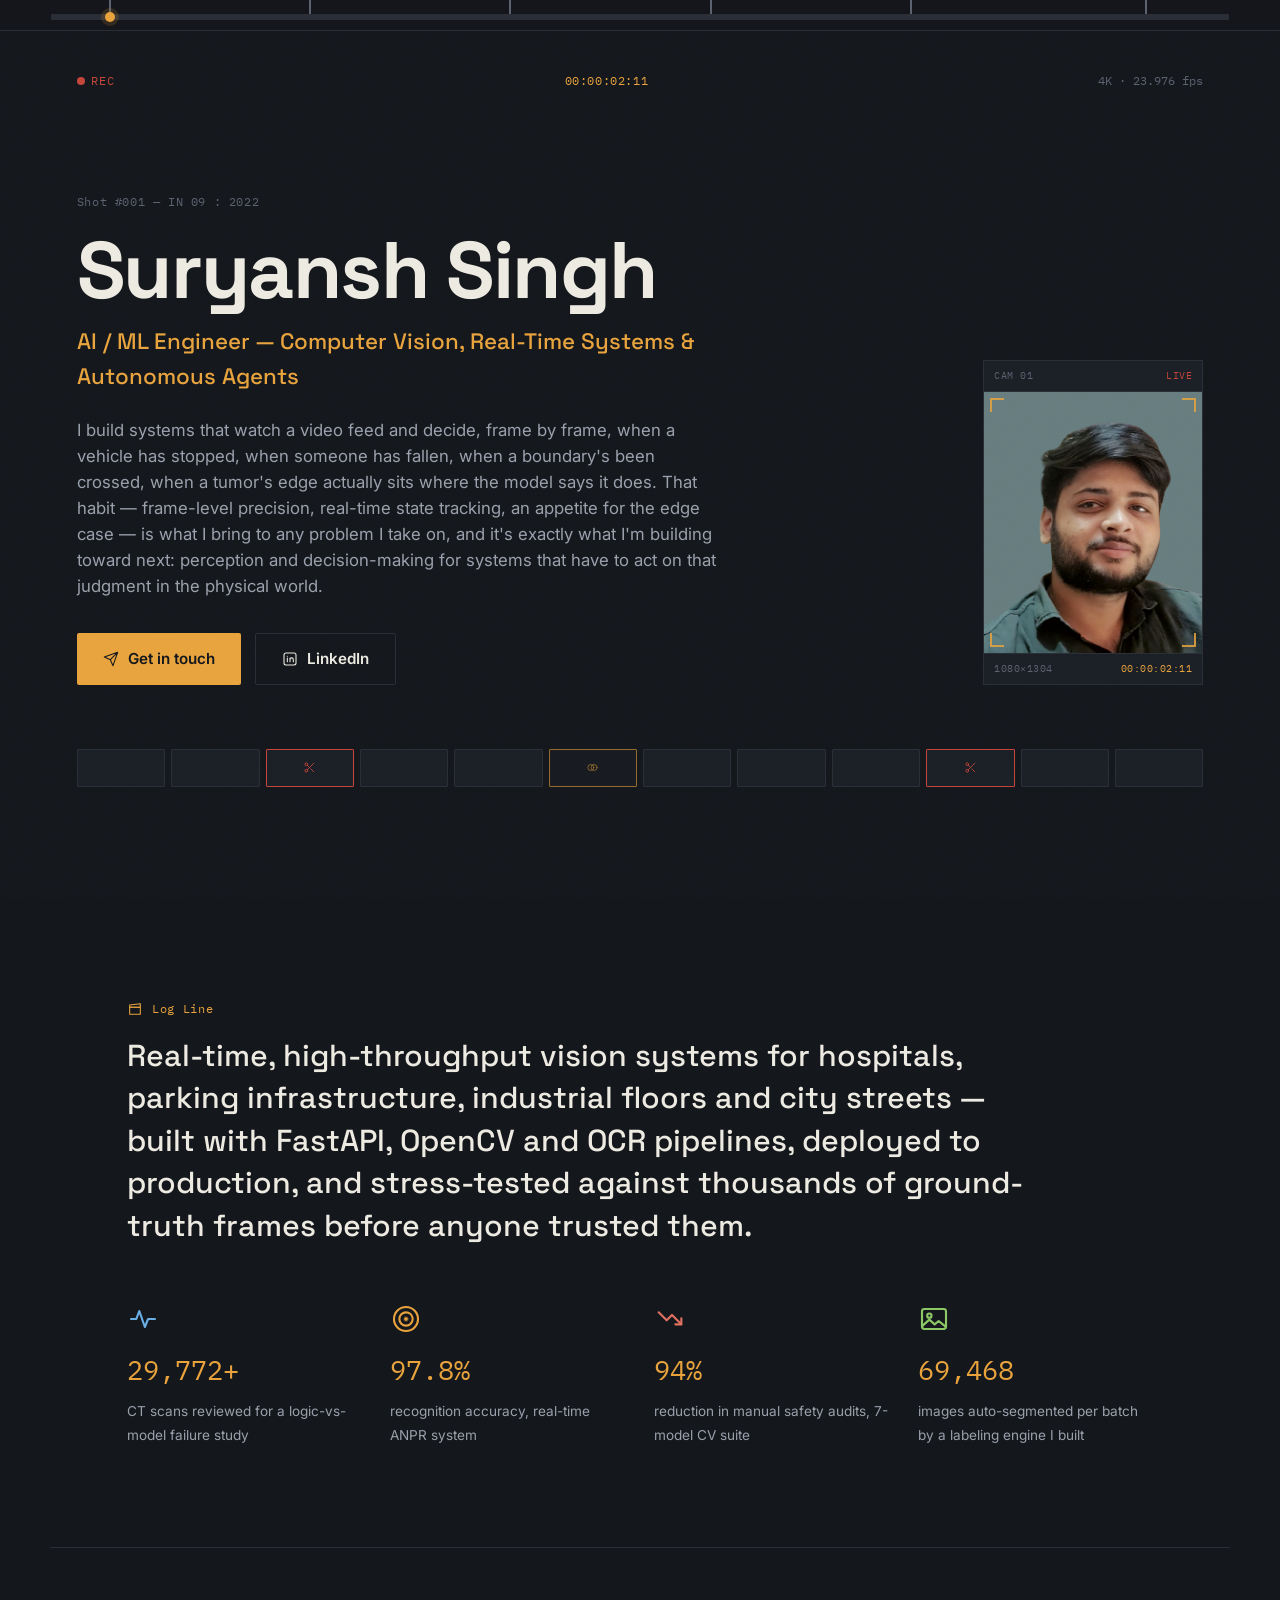
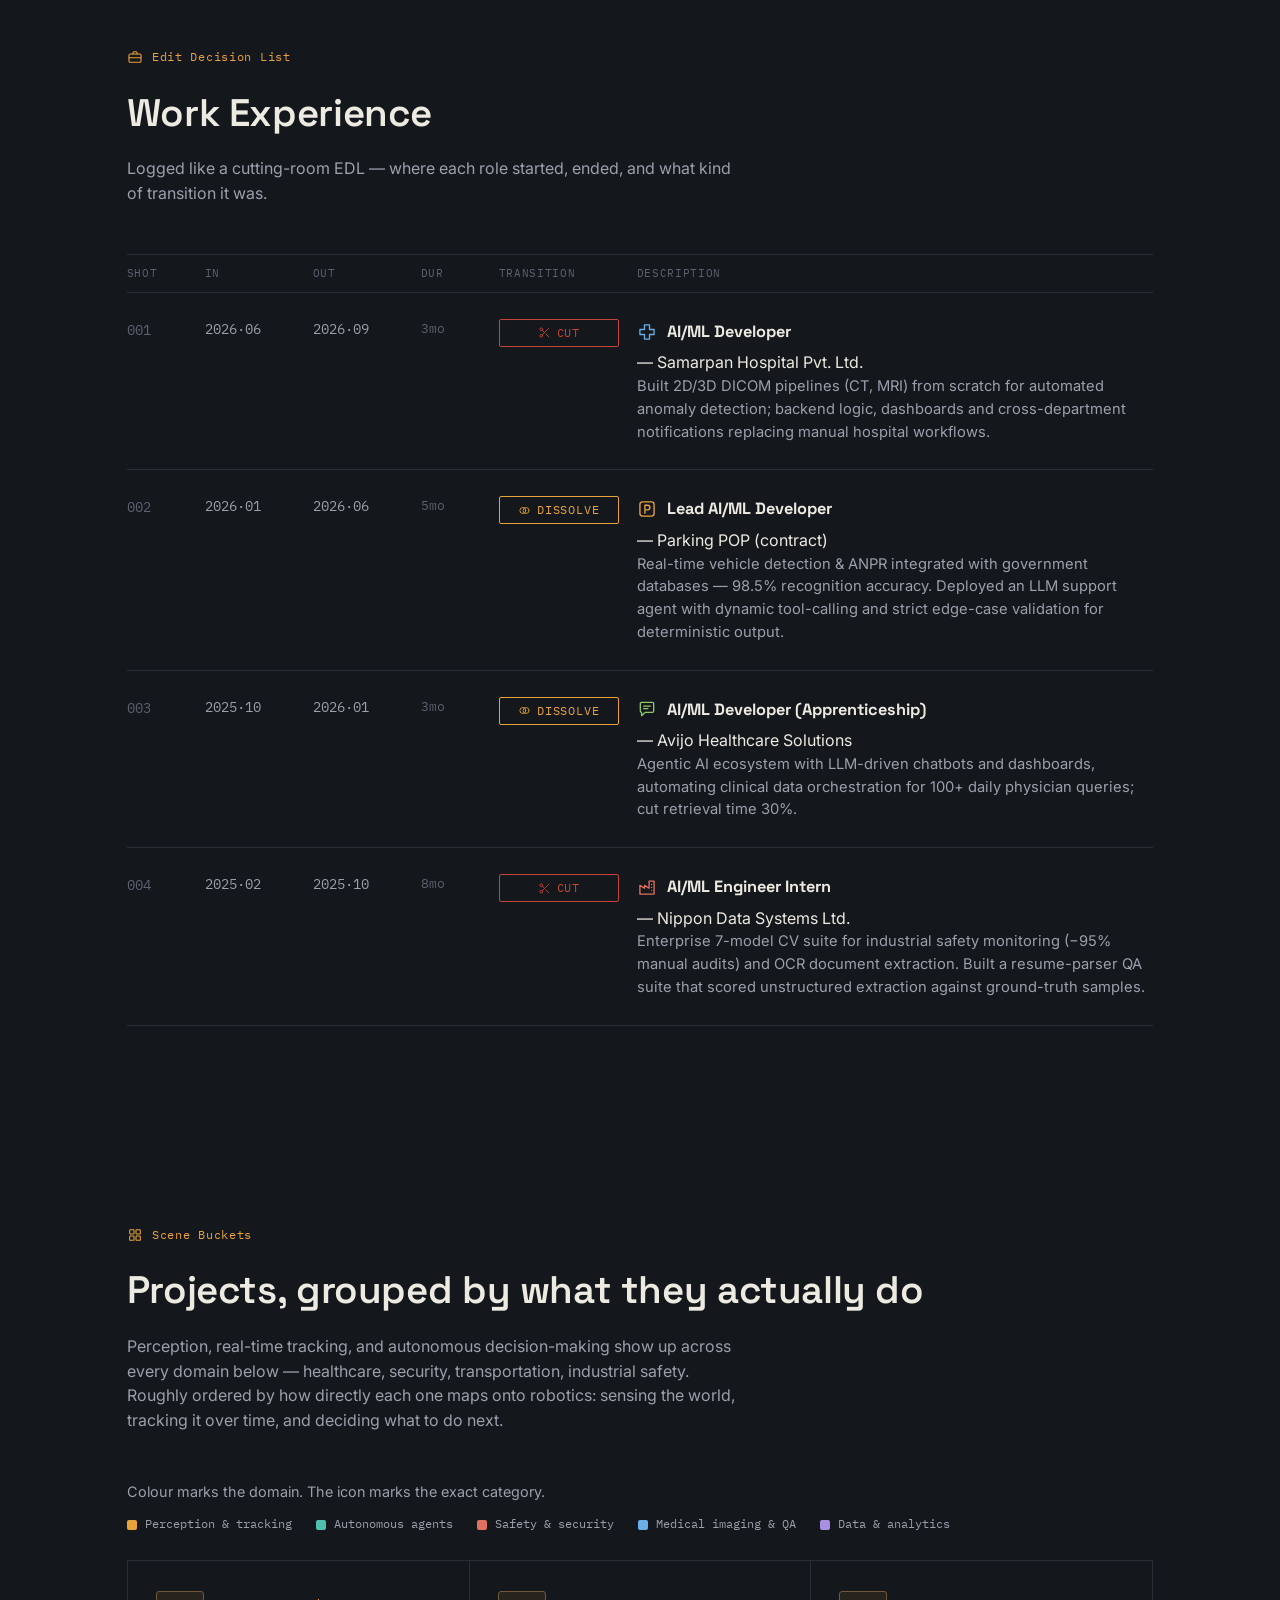
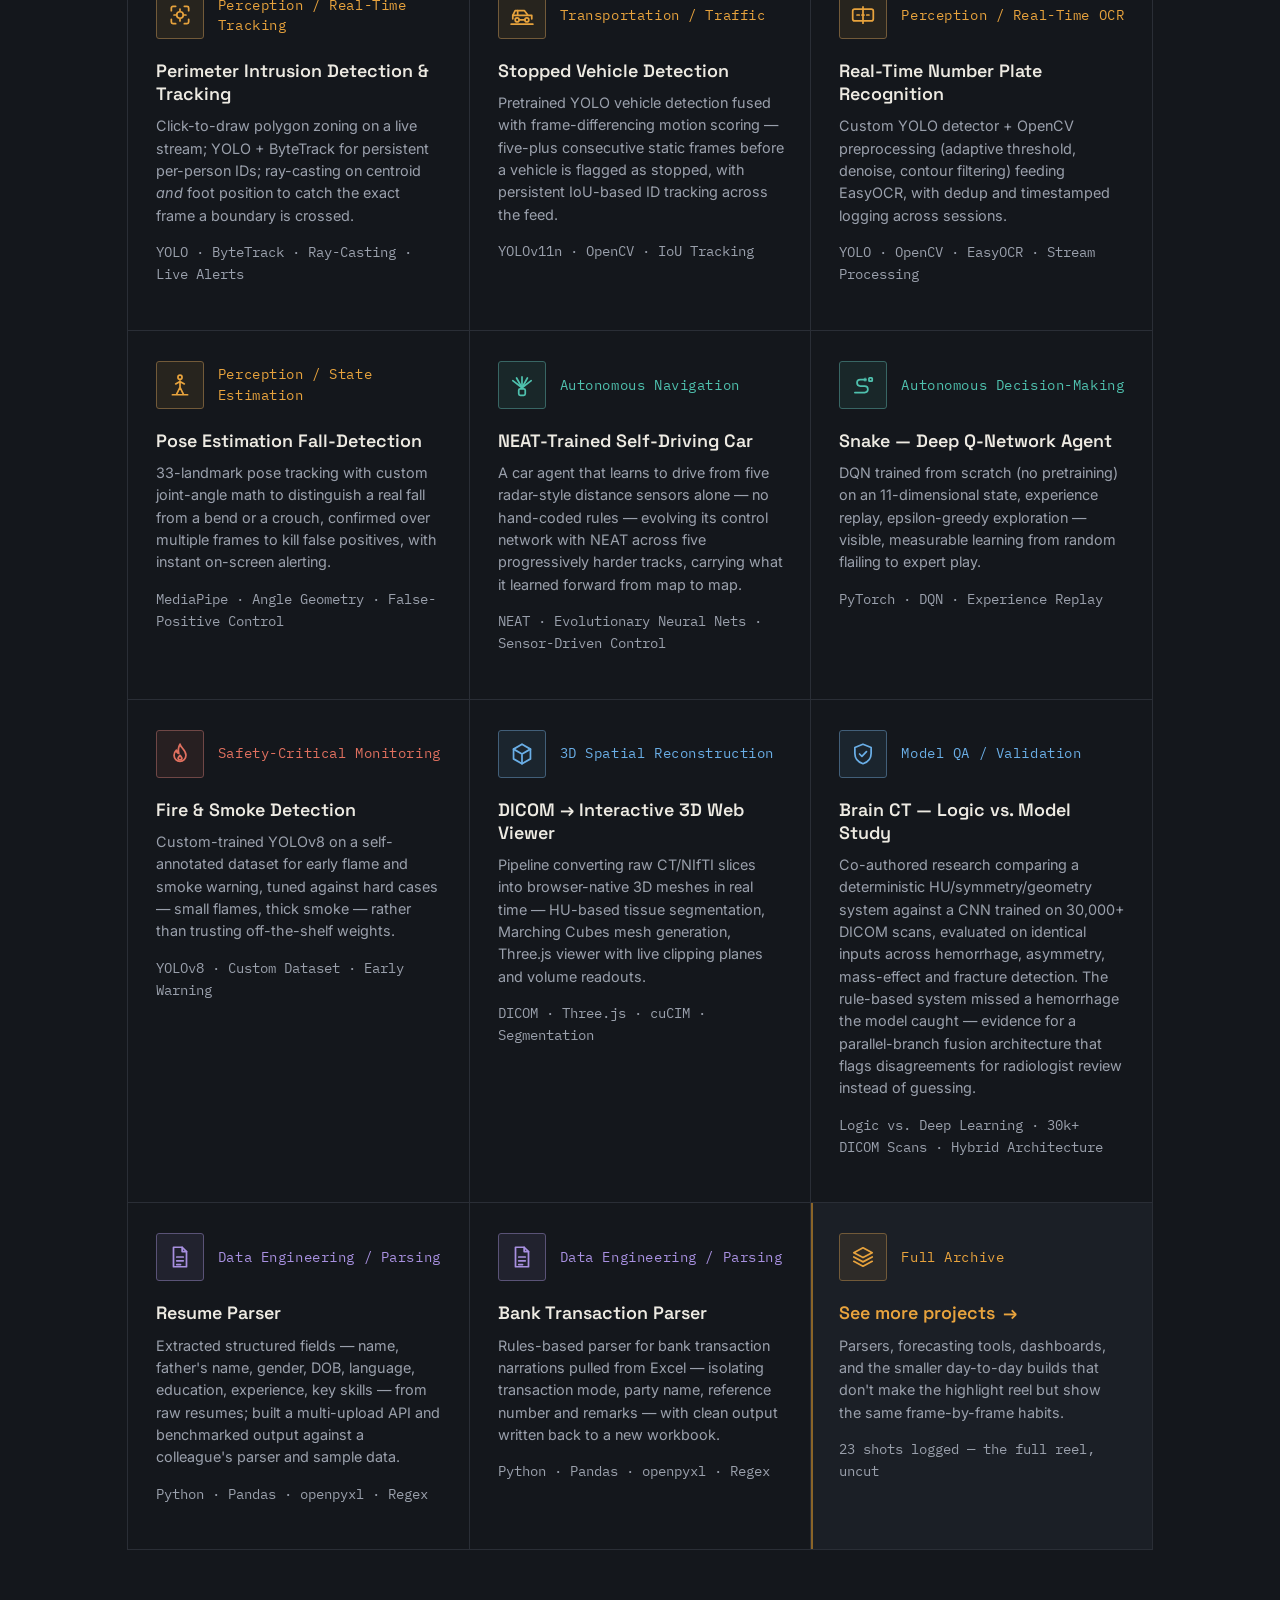
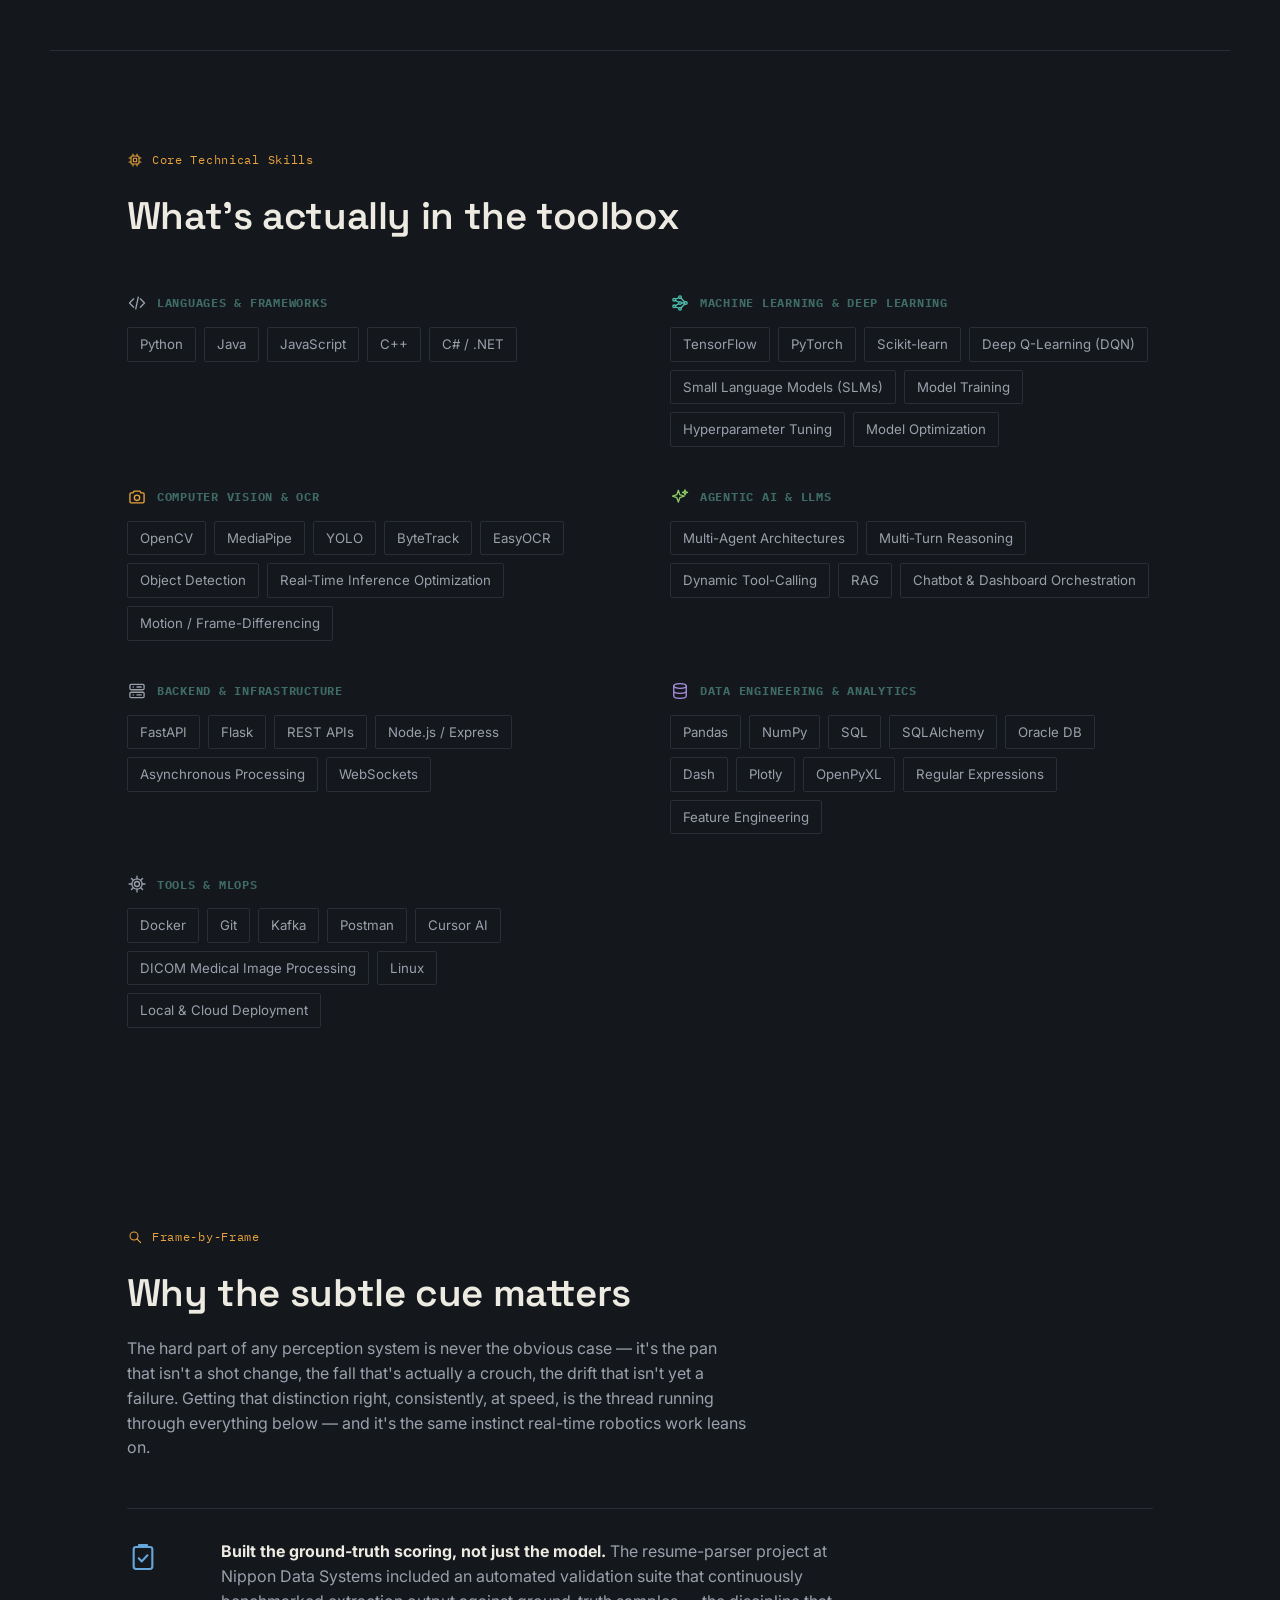
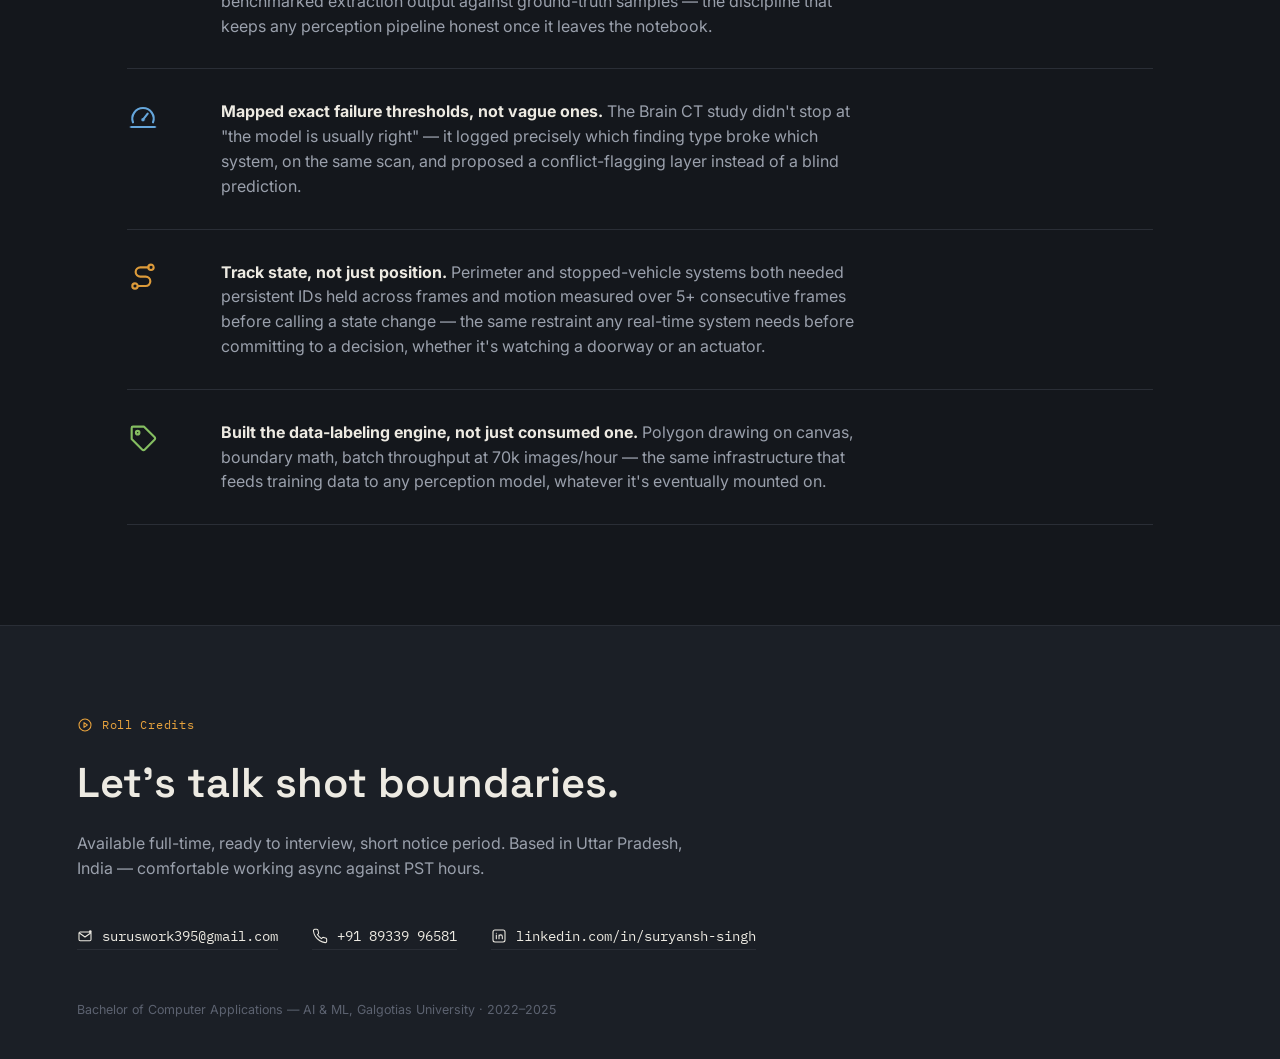
<file: index.html>
<!DOCTYPE html>
<html lang="en">
<head>
<meta charset="UTF-8">
<meta name="viewport" content="width=device-width, initial-scale=1.0">
<title>Suryansh Singh — Frame-Level AI/CV Engineer</title>
<link rel="preconnect" href="https://fonts.googleapis.com">
<link rel="preconnect" href="https://fonts.gstatic.com" crossorigin>
<link href="https://fonts.googleapis.com/css2?family=Space+Grotesk:wght@400;500;600;700&family=Inter:wght@400;500;600&family=IBM+Plex+Mono:wght@400;500;600&display=swap" rel="stylesheet">
<script>document.documentElement.classList.add("js")</script>
<link rel="stylesheet" href="style.css">
</head>
<body>

<div class="grain"></div>

<!-- SCRUBBER NAV -->
<nav class="scrubber" aria-label="Section navigation">
  <div class="scrubber-track">
    <button class="mark" data-target="#log" style="left:5%"><span>SUMMARY</span></button>
    <button class="mark" data-target="#edl" style="left:22%"><span>EDL — EXPERIENCE</span></button>
    <button class="mark" data-target="#buckets" style="left:39%"><span>SCENE BUCKETS</span></button>
    <button class="mark" data-target="#skills" style="left:56%"><span>CORE SKILLS</span></button>
    <button class="mark" data-target="#detail" style="left:73%"><span>FRAME-BY-FRAME</span></button>
    <button class="mark" data-target="#contact" style="left:93%"><span>CONTACT</span></button>
    <div class="playhead" id="playhead"></div>
  </div>
</nav>

<!-- HERO -->
<header class="hero">
  <div class="hero-hud">
    <span class="rec"><i></i> REC</span>
    <span class="tc" id="tc">00:00:00:00</span>
    <span class="res">4K · 23.976 fps</span>
  </div>

  <div class="hero-body">
    <div class="hero-main">
      <p class="hero-eyebrow">Shot #001 — IN 09 : 2022</p>
      <h1>Suryansh Singh</h1>
      <p class="hero-role">AI / ML Engineer — Computer Vision, Real-Time Systems &amp; Autonomous Agents</p>
      <p class="hero-lede">I build systems that watch a video feed and decide, frame by frame,
        when a vehicle has stopped, when someone has fallen, when a boundary's been crossed,
        when a tumor's edge actually sits where the model says it does. That habit — frame-level
        precision, real-time state tracking, an appetite for the edge case — is what I bring to
        any problem I take on, and it's exactly what I'm building toward next: perception and
        decision-making for systems that have to act on that judgment in the physical world.</p>
      <div class="hero-actions">
        <a href="#contact" class="btn btn-primary"><span class="ic ic-sm" aria-hidden="true"><svg viewBox="0 0 24 24" focusable="false"><path class="k-diag" d="M22 2L11 13M22 2l-7 20-4-9-9-4z"/></svg></span>Get in touch</a>
        <a href="https://linkedin.com/in/suryansh-singh-5857a0263" class="btn btn-ghost" target="_blank" rel="noopener"><span class="ic ic-sm" aria-hidden="true"><svg viewBox="0 0 24 24" focusable="false"><g class="k-bob"><rect x="3" y="3" width="18" height="18" rx="3"/><path d="M8 10.5V16M8 7.8v.01M12 16v-5.5M12 13c0-1.8 1.3-2.7 2.6-2.7S17 11.2 17 13v3"/></g></svg></span>LinkedIn</a>
      </div>
    </div>

    <div class="monitor" aria-hidden="true">
      <div class="monitor-bar">
        <span>CAM 01</span><span>LIVE</span>
      </div>
      <div class="monitor-frame">
        <img src="profile.png" alt="Suryansh Singh">
        <span class="bracket tl"></span><span class="bracket tr"></span>
        <span class="bracket bl"></span><span class="bracket br"></span>
      </div>
      <div class="monitor-bar bottom">
        <span>1080×1304</span><span id="mtc">00:00:00:00</span>
      </div>
    </div>
  </div>

  <div class="hero-strip" aria-hidden="true">
    <div class="frame-chip"></div><div class="frame-chip"></div><div class="frame-chip cut"><span class="ic ic-xs" aria-hidden="true"><svg viewBox="0 0 24 24" focusable="false"><g class="k-wig"><circle cx="6" cy="6" r="2.5"/><circle cx="6" cy="18" r="2.5"/><path d="M20 4L8.1 15.9M14.5 14.5L20 20M8.1 8.1L12 12"/></g></svg></span></div>
    <div class="frame-chip"></div><div class="frame-chip"></div><div class="frame-chip dissolve"><span class="ic ic-xs" aria-hidden="true"><svg viewBox="0 0 24 24" focusable="false"><circle class="k-sxn" cx="9" cy="12" r="5.5"/><circle class="k-sx" cx="15" cy="12" r="5.5"/></svg></span></div>
    <div class="frame-chip"></div><div class="frame-chip"></div><div class="frame-chip"></div>
    <div class="frame-chip cut"><span class="ic ic-xs" aria-hidden="true"><svg viewBox="0 0 24 24" focusable="false"><g class="k-wig"><circle cx="6" cy="6" r="2.5"/><circle cx="6" cy="18" r="2.5"/><path d="M20 4L8.1 15.9M14.5 14.5L20 20M8.1 8.1L12 12"/></g></svg></span></div><div class="frame-chip"></div><div class="frame-chip"></div>
  </div>
</header>

<main>

  <!-- LOG LINE / SUMMARY -->
  <section id="log" class="section logline">
    <p class="section-tag"><span class="ic ic-sm" aria-hidden="true"><svg viewBox="0 0 24 24" focusable="false"><path d="M4 9.5h16V20H4z"/><path class="k-clap ol" d="M4 9.5V6l16-2v5.5z"/></svg></span>Log Line</p>
    <p class="big-statement">Real-time, high-throughput vision systems for hospitals,
      parking infrastructure, industrial floors and city streets — built with FastAPI,
      OpenCV and OCR pipelines, deployed to production, and stress-tested against
      thousands of ground-truth frames before anyone trusted them.</p>
    <div class="stat-row">
      <div class="stat" data-fam="medical"><span class="ic ic-lg" aria-hidden="true"><svg viewBox="0 0 24 24" focusable="false"><path class="k-redraw" d="M3 12h4l2.2-6 4.2 12 2.4-6H21"/></svg></span><span class="num" data-value="30000" data-suffix="+">0</span><span class="label">CT scans reviewed for a logic-vs-model failure study</span></div>
      <div class="stat" data-fam="perception"><span class="ic ic-lg" aria-hidden="true"><svg viewBox="0 0 24 24" focusable="false"><circle cx="12" cy="12" r="9"/><circle cx="12" cy="12" r="5"/><circle class="fill k-pulse" cx="12" cy="12" r="1.6"/></svg></span><span class="num" data-value="98.5" data-decimals="1" data-suffix="%">0</span><span class="label">recognition accuracy, real-time ANPR system</span></div>
      <div class="stat" data-fam="safety"><span class="ic ic-lg" aria-hidden="true"><svg viewBox="0 0 24 24" focusable="false"><path d="M3.5 7l6 6 4-4 7 7"/><path class="k-diagd" d="M16 16h4.5v-4.5"/></svg></span><span class="num" data-value="95" data-suffix="%">0</span><span class="label">reduction in manual safety audits, 7-model CV suite</span></div>
      <div class="stat" data-fam="automation"><span class="ic ic-lg" aria-hidden="true"><svg viewBox="0 0 24 24" focusable="false"><rect x="3" y="4.5" width="18" height="15" rx="1.8"/><circle class="k-pulse" cx="8.5" cy="9.5" r="1.6"/><path class="k-bob" d="M3.5 17l5-4.5 4 3.5 3-2.5 5 4"/></svg></span><span class="num" data-value="70000" data-suffix="">0</span><span class="label">images auto-segmented per batch by a labeling engine I built</span></div>
    </div>
  </section>

  <!-- EDL -->
  <section id="edl" class="section">
    <p class="section-tag"><span class="ic ic-sm" aria-hidden="true"><svg viewBox="0 0 24 24" focusable="false"><rect x="3" y="7.5" width="18" height="12.5" rx="1.8"/><path class="k-bob" d="M9 7.5V5.5A1.5 1.5 0 0 1 10.5 4h3A1.5 1.5 0 0 1 15 5.5v2"/><path d="M3 13h18"/></svg></span>Edit Decision List</p>
    <h2>Work Experience</h2>
    <p class="section-note">Logged like a cutting-room EDL — where each role started, ended,
      and what kind of transition it was.</p>

    <div class="edl-table" role="table" aria-label="Work experience">
      <div class="edl-head" role="row">
        <span>SHOT</span><span>IN</span><span>OUT</span><span>DUR</span><span>TRANSITION</span><span>DESCRIPTION</span>
      </div>

      <div class="edl-row" role="row">
        <span class="c-shot">001</span>
        <span class="c-tc">2026·06</span>
        <span class="c-tc">2026·09</span>
        <span class="c-dur">3mo</span>
        <span class="c-trans cut"><span class="ic ic-xs" aria-hidden="true"><svg viewBox="0 0 24 24" focusable="false"><g class="k-wig"><circle cx="6" cy="6" r="2.5"/><circle cx="6" cy="18" r="2.5"/><path d="M20 4L8.1 15.9M14.5 14.5L20 20M8.1 8.1L12 12"/></g></svg></span>CUT</span>
        <div class="c-desc">
          <strong><span class="ic ic-job" style="--ic:var(--c-medical)" aria-hidden="true"><svg viewBox="0 0 24 24" focusable="false"><path class="k-pulse" d="M9 3.5h6v5.5h5.5v6H15v5.5H9V15H3.5V9H9z"/></svg></span>AI/ML Developer</strong> — Samarpan Hospital Pvt. Ltd.
          <p>Built 2D/3D DICOM pipelines (CT, MRI) from scratch for automated anomaly
            detection; backend logic, dashboards and cross-department notifications
            replacing manual hospital workflows.</p>
        </div>
      </div>

      <div class="edl-row" role="row">
        <span class="c-shot">002</span>
        <span class="c-tc">2026·01</span>
        <span class="c-tc">2026·06</span>
        <span class="c-dur">5mo</span>
        <span class="c-trans dissolve"><span class="ic ic-xs" aria-hidden="true"><svg viewBox="0 0 24 24" focusable="false"><circle class="k-sxn" cx="9" cy="12" r="5.5"/><circle class="k-sx" cx="15" cy="12" r="5.5"/></svg></span>DISSOLVE</span>
        <div class="c-desc">
          <strong><span class="ic ic-job" style="--ic:var(--c-perception)" aria-hidden="true"><svg viewBox="0 0 24 24" focusable="false"><rect x="3.5" y="3.5" width="17" height="17" rx="3"/><path class="k-redraw" d="M9.5 17V7.5h3.2a2.8 2.8 0 0 1 0 5.6H9.5"/></svg></span>Lead AI/ML Developer</strong> — Parking POP (contract)
          <p>Real-time vehicle detection &amp; ANPR integrated with government databases —
            98.5% recognition accuracy. Deployed an LLM support agent with dynamic
            tool-calling and strict edge-case validation for deterministic output.</p>
        </div>
      </div>

      <div class="edl-row" role="row">
        <span class="c-shot">003</span>
        <span class="c-tc">2025·10</span>
        <span class="c-tc">2026·01</span>
        <span class="c-dur">3mo</span>
        <span class="c-trans dissolve"><span class="ic ic-xs" aria-hidden="true"><svg viewBox="0 0 24 24" focusable="false"><circle class="k-sxn" cx="9" cy="12" r="5.5"/><circle class="k-sx" cx="15" cy="12" r="5.5"/></svg></span>DISSOLVE</span>
        <div class="c-desc">
          <strong><span class="ic ic-job" style="--ic:var(--c-automation)" aria-hidden="true"><svg viewBox="0 0 24 24" focusable="false"><path class="k-bob" d="M4 5.5A1.5 1.5 0 0 1 5.5 4h13A1.5 1.5 0 0 1 20 5.5v9a1.5 1.5 0 0 1-1.5 1.5H10l-4.5 4v-4H5.5A1.5 1.5 0 0 1 4 14.5z"/><path d="M8 8.5h8M8 11.5h5"/></svg></span>AI/ML Developer (Apprenticeship)</strong> — Avijo Healthcare Solutions
          <p>Agentic AI ecosystem with LLM-driven chatbots and dashboards, automating
            clinical data orchestration for 100+ daily physician queries; cut retrieval
            time 30%.</p>
        </div>
      </div>

      <div class="edl-row" role="row">
        <span class="c-shot">004</span>
        <span class="c-tc">2025·02</span>
        <span class="c-tc">2025·10</span>
        <span class="c-dur">8mo</span>
        <span class="c-trans cut"><span class="ic ic-xs" aria-hidden="true"><svg viewBox="0 0 24 24" focusable="false"><g class="k-wig"><circle cx="6" cy="6" r="2.5"/><circle cx="6" cy="18" r="2.5"/><path d="M20 4L8.1 15.9M14.5 14.5L20 20M8.1 8.1L12 12"/></g></svg></span>CUT</span>
        <div class="c-desc">
          <strong><span class="ic ic-job" style="--ic:var(--c-safety)" aria-hidden="true"><svg viewBox="0 0 24 24" focusable="false"><path d="M3.5 20.5V10l5.5 3.5V10l5.5 3.5V5h6v15.5z"/><path class="k-blink" d="M17.5 9v.01M17.5 12.5v.01M17.5 16v.01"/></svg></span>AI/ML Engineer Intern</strong> — Nippon Data Systems Ltd.
          <p>Enterprise 7-model CV suite for industrial safety monitoring (−95% manual
            audits) and OCR document extraction. Built a resume-parser QA suite that
            scored unstructured extraction against ground-truth samples.</p>
        </div>
      </div>
    </div>
  </section>

  <!-- SCENE BUCKETS -->
  <section id="buckets" class="section">
    <p class="section-tag"><span class="ic ic-sm" aria-hidden="true"><svg viewBox="0 0 24 24" focusable="false"><rect class="k-pulse" style="--d:0" x="4" y="4" width="6.5" height="6.5" rx="1"/><rect class="k-pulse" style="--d:100" x="13.5" y="4" width="6.5" height="6.5" rx="1"/><rect class="k-pulse" style="--d:300" x="4" y="13.5" width="6.5" height="6.5" rx="1"/><rect class="k-pulse" style="--d:200" x="13.5" y="13.5" width="6.5" height="6.5" rx="1"/></svg></span>Scene Buckets</p>
    <h2>Projects, grouped by what they actually do</h2>
    <p class="section-note">Perception, real-time tracking, and autonomous decision-making show
      up across every domain below — healthcare, security, transportation, industrial safety.
      Roughly ordered by how directly each one maps onto robotics: sensing the world, tracking
      it over time, and deciding what to do next.</p>

    <div class="legend" role="note" aria-label="Icon legend"><p class="legend-note">Colour marks the domain. The icon marks the exact category.</p><div class="legend-items"><span class="legend-item" data-fam="perception"><i></i>Perception &amp; tracking</span><span class="legend-item" data-fam="autonomy"><i></i>Autonomous agents</span><span class="legend-item" data-fam="safety"><i></i>Safety &amp; security</span><span class="legend-item" data-fam="medical"><i></i>Medical imaging &amp; QA</span><span class="legend-item" data-fam="data"><i></i>Data &amp; analytics</span></div></div>

    <div class="bucket-grid">

      <article class="bucket" data-fam="perception">
        <div class="bucket-head"><span class="ic ic-badge" aria-hidden="true"><svg viewBox="0 0 24 24" focusable="false"><path d="M4 8V5.5A1.5 1.5 0 0 1 5.5 4H8M16 4h2.5A1.5 1.5 0 0 1 20 5.5V8M20 16v2.5a1.5 1.5 0 0 1-1.5 1.5H16M8 20H5.5A1.5 1.5 0 0 1 4 18.5V16"/><circle class="k-pulse" cx="12" cy="12" r="3"/><path d="M12 6.5V8M12 16v1.5M6.5 12H8M16 12h1.5"/></svg></span><p class="bucket-cat">Perception / Real-Time Tracking</p></div>
        <h3>Perimeter Intrusion Detection &amp; Tracking</h3>
        <p>Click-to-draw polygon zoning on a live stream; YOLO + ByteTrack for
          persistent per-person IDs; ray-casting on centroid <em>and</em> foot
          position to catch the exact frame a boundary is crossed.</p>
        <p class="bucket-tags">YOLO · ByteTrack · Ray-Casting · Live Alerts</p>
      </article>

      <article class="bucket" data-fam="perception">
        <div class="bucket-head"><span class="ic ic-badge" aria-hidden="true"><svg viewBox="0 0 24 24" focusable="false"><g class="k-sx"><path d="M3.5 15.5v-3.2l2.2-4.3h8.6l3.2 4.3H21v3.2"/><path d="M8 8v4.3M3.5 12.3h13.5M9.3 16.5h5.4"/><circle cx="7.5" cy="16.5" r="1.8"/><circle cx="16.5" cy="16.5" r="1.8"/></g><path d="M2 20.5h20"/></svg></span><p class="bucket-cat">Transportation / Traffic</p></div>
        <h3>Stopped Vehicle Detection</h3>
        <p>Pretrained YOLO vehicle detection fused with frame-differencing motion
          scoring — five-plus consecutive static frames before a vehicle is flagged
          as stopped, with persistent IoU-based ID tracking across the feed.</p>
        <p class="bucket-tags">YOLOv11n · OpenCV · IoU Tracking</p>
      </article>

      <article class="bucket" data-fam="perception">
        <div class="bucket-head"><span class="ic ic-badge" aria-hidden="true"><svg viewBox="0 0 24 24" focusable="false"><rect x="2.5" y="6.5" width="19" height="11" rx="1.8"/><path d="M6.5 12h2M11 12h2M15.5 12h2"/><path class="k-scanx" d="M12 4.5v15"/></svg></span><p class="bucket-cat">Perception / Real-Time OCR</p></div>
        <h3>Real-Time Number Plate Recognition</h3>
        <p>Custom YOLO detector + OpenCV preprocessing (adaptive threshold, denoise,
          contour filtering) feeding EasyOCR, with dedup and timestamped logging
          across sessions.</p>
        <p class="bucket-tags">YOLO · OpenCV · EasyOCR · Stream Processing</p>
      </article>

      <article class="bucket" data-fam="perception">
        <div class="bucket-head"><span class="ic ic-badge" aria-hidden="true"><svg viewBox="0 0 24 24" focusable="false"><g class="k-fall ob"><circle cx="12" cy="4.8" r="1.9"/><path d="M12 8.2v6M8 11l4-2.3 4 2.3M12 14.2l-3 6M12 14.2l3 6"/></g><path d="M5 21h14"/></svg></span><p class="bucket-cat">Perception / State Estimation</p></div>
        <h3>Pose Estimation Fall-Detection</h3>
        <p>33-landmark pose tracking with custom joint-angle math to distinguish a
          real fall from a bend or a crouch, confirmed over multiple frames to kill
          false positives, with instant on-screen alerting.</p>
        <p class="bucket-tags">MediaPipe · Angle Geometry · False-Positive Control</p>
      </article>

      <article class="bucket" data-fam="autonomy">
        <div class="bucket-head"><span class="ic ic-badge" aria-hidden="true"><svg viewBox="0 0 24 24" focusable="false"><path class="k-blink" style="--d:0" d="M12 14.5L3.5 8"/><path class="k-blink" style="--d:90" d="M12 14.5L7 5.5"/><path class="k-blink" style="--d:180" d="M12 14.5V4.5"/><path class="k-blink" style="--d:270" d="M12 14.5l5-9"/><path class="k-blink" style="--d:360" d="M12 14.5L20.5 8"/><rect x="9" y="15.5" width="6" height="6" rx="1.4"/></svg></span><p class="bucket-cat">Autonomous Navigation</p></div>
        <h3>NEAT-Trained Self-Driving Car</h3>
        <p>A car agent that learns to drive from five radar-style distance sensors
          alone — no hand-coded rules — evolving its control network with NEAT
          across five progressively harder tracks, carrying what it learned forward
          from map to map.</p>
        <p class="bucket-tags">NEAT · Evolutionary Neural Nets · Sensor-Driven Control</p>
      </article>

      <article class="bucket" data-fam="autonomy">
        <div class="bucket-head"><span class="ic ic-badge" aria-hidden="true"><svg viewBox="0 0 24 24" focusable="false"><path d="M4.5 19h9a3 3 0 0 0 0-6h-4a3 3 0 0 1 0-6h4"/><circle class="fill k-bob" cx="14" cy="7" r="1.5"/><rect class="k-pulse" x="17.5" y="5.5" width="3" height="3" rx=".6"/></svg></span><p class="bucket-cat">Autonomous Decision-Making</p></div>
        <h3>Snake — Deep Q-Network Agent</h3>
        <p>DQN trained from scratch (no pretraining) on an 11-dimensional state,
          experience replay, epsilon-greedy exploration — visible, measurable
          learning from random flailing to expert play.</p>
        <p class="bucket-tags">PyTorch · DQN · Experience Replay</p>
      </article>

      <article class="bucket" data-fam="safety">
        <div class="bucket-head"><span class="ic ic-badge" aria-hidden="true"><svg viewBox="0 0 24 24" focusable="false"><g class="k-flick ob"><path d="M12 3c.6 3.2 5.5 5.2 5.5 10.2a5.5 5.5 0 0 1-11 0c0-2.2 1-3.7 2.2-4.8.2 1.8 1 2.8 2.2 3.1C10.2 8.8 10.4 5.8 12 3z"/></g><path class="k-bob" d="M10.2 16.2a2 2 0 0 0 3.6 0c0-1.2-1-1.8-1.8-3-.8 1.2-1.8 1.8-1.8 3z"/></svg></span><p class="bucket-cat">Safety-Critical Monitoring</p></div>
        <h3>Fire &amp; Smoke Detection</h3>
        <p>Custom-trained YOLOv8 on a self-annotated dataset for early flame and
          smoke warning, tuned against hard cases — small flames, thick smoke —
          rather than trusting off-the-shelf weights.</p>
        <p class="bucket-tags">YOLOv8 · Custom Dataset · Early Warning</p>
      </article>

      <article class="bucket" data-fam="medical">
        <div class="bucket-head"><span class="ic ic-badge" aria-hidden="true"><svg viewBox="0 0 24 24" focusable="false"><g class="k-rot120 vb"><path d="M12 3l7.8 4.5v9L12 21l-7.8-4.5v-9z"/><path d="M12 12l7.8-4.5M12 12v9M12 12L4.2 7.5"/></g></svg></span><p class="bucket-cat">3D Spatial Reconstruction</p></div>
        <h3>DICOM → Interactive 3D Web Viewer</h3>
        <p>Pipeline converting raw CT/NIfTI slices into browser-native 3D meshes in
          real time — HU-based tissue segmentation, Marching Cubes mesh generation,
          Three.js viewer with live clipping planes and volume readouts.</p>
        <p class="bucket-tags">DICOM · Three.js · cuCIM · Segmentation</p>
      </article>

      <article class="bucket" data-fam="medical">
        <div class="bucket-head"><span class="ic ic-badge" aria-hidden="true"><svg viewBox="0 0 24 24" focusable="false"><path d="M12 3l7.5 3v5.5c0 4.6-3.1 8-7.5 9.5-4.4-1.5-7.5-4.9-7.5-9.5V6z"/><path class="k-redraw" d="M8.8 12l2.2 2.2 4.2-4.4"/></svg></span><p class="bucket-cat">Model QA / Validation</p></div>
        <h3>Brain CT — Logic vs. Model Study</h3>
        <p>Co-authored research comparing a deterministic HU/symmetry/geometry system
          against a CNN trained on 30,000+ DICOM scans, evaluated on identical inputs
          across hemorrhage, asymmetry, mass-effect and fracture detection. The
          rule-based system missed a hemorrhage the model caught — evidence for a
          parallel-branch fusion architecture that flags disagreements for
          radiologist review instead of guessing.</p>
        <p class="bucket-tags">Logic vs. Deep Learning · 30k+ DICOM Scans · Hybrid Architecture</p>
      </article>

      <article class="bucket" data-fam="data">
        <div class="bucket-head"><span class="ic ic-badge" aria-hidden="true"><svg viewBox="0 0 24 24" focusable="false"><path d="M6 3h8l4 4v14H6z"/><path d="M14 3v4h4"/><path class="k-type ol" style="--d:0" d="M9 12h6"/><path class="k-type ol" style="--d:130" d="M9 15.5h6"/><path class="k-type ol" style="--d:260" d="M9 19h3.5"/></svg></span><p class="bucket-cat">Data Engineering / Parsing</p></div>
        <h3>Resume Parser</h3>
        <p>Extracted structured fields — name, father's name, gender, DOB, language,
          education, experience, key skills — from raw resumes; built a multi-upload
          API and benchmarked output against a colleague's parser and sample data.</p>
        <p class="bucket-tags">Python · Pandas · openpyxl · Regex</p>
      </article>

      <article class="bucket" data-fam="data">
        <div class="bucket-head"><span class="ic ic-badge" aria-hidden="true"><svg viewBox="0 0 24 24" focusable="false"><path d="M6 3h8l4 4v14H6z"/><path d="M14 3v4h4"/><path class="k-type ol" style="--d:0" d="M9 12h6"/><path class="k-type ol" style="--d:130" d="M9 15.5h6"/><path class="k-type ol" style="--d:260" d="M9 19h3.5"/></svg></span><p class="bucket-cat">Data Engineering / Parsing</p></div>
        <h3>Bank Transaction Parser</h3>
        <p>Rules-based parser for bank transaction narrations pulled from Excel —
          isolating transaction mode, party name, reference number and remarks — with
          clean output written back to a new workbook.</p>
        <p class="bucket-tags">Python · Pandas · openpyxl · Regex</p>
      </article>

      <a class="bucket bucket-more" href="projects.html" data-fam="perception">
        <div class="bucket-head"><span class="ic ic-badge" aria-hidden="true"><svg viewBox="0 0 24 24" focusable="false"><path class="k-bob" style="--d:0" d="M12 3.5l8.5 4.5-8.5 4.5L3.5 8z"/><path class="k-bob" style="--d:100" d="M3.5 12l8.5 4.5 8.5-4.5"/><path class="k-bob" style="--d:200" d="M3.5 16l8.5 4.5 8.5-4.5"/></svg></span><p class="bucket-cat">Full Archive</p></div>
        <h3>See more projects <span class="arrow">→</span></h3>
        <p>Parsers, forecasting tools, dashboards, and the smaller day-to-day
          builds that don't make the highlight reel but show the same
          frame-by-frame habits.</p>
        <p class="bucket-tags">23 shots logged — the full reel, uncut</p>
      </a>

    </div>
  </section>

  <!-- FRAME BY FRAME -->
  <!-- CORE TECHNICAL SKILLS -->
  <section id="skills" class="section skills">
    <p class="section-tag"><span class="ic ic-sm" aria-hidden="true"><svg viewBox="0 0 24 24" focusable="false"><rect x="6" y="6" width="12" height="12" rx="1.5"/><rect class="k-pulse" x="9.5" y="9.5" width="5" height="5" rx=".8"/><path d="M9 3v3M15 3v3M9 18v3M15 18v3M3 9h3M3 15h3M18 9h3M18 15h3"/></svg></span>Core Technical Skills</p>
    <h2>What's actually in the toolbox</h2>

    <div class="skills-grid">
      <div class="skill-group">
        <h4><span class="ic ic-md" style="--ic:var(--c-neutral)" aria-hidden="true"><svg viewBox="0 0 24 24" focusable="false"><path class="k-sxn" d="M8 7l-5 5 5 5"/><path class="k-sx" d="M16 7l5 5-5 5"/><path d="M13.5 5l-3 14"/></svg></span>Languages &amp; Frameworks</h4>
        <div class="chips">
          <span>Python</span><span>Java</span><span>JavaScript</span><span>C++</span><span>C# / .NET</span>
        </div>
      </div>

      <div class="skill-group">
        <h4><span class="ic ic-md" style="--ic:var(--c-autonomy)" aria-hidden="true"><svg viewBox="0 0 24 24" focusable="false"><path d="M6.7 7.3L10.3 5.7M6.6 8.9l3.8 2.2M6.6 15.1l3.8-2.2M6.7 16.7l3.6 1.6M13.3 6.3l4.4 4.4M13.8 12h3.4M13.3 17.7l4.4-4.4"/><circle cx="5" cy="8" r="1.6"/><circle cx="5" cy="16" r="1.6"/><circle class="k-pulse" style="--d:0" cx="12" cy="5" r="1.6"/><circle class="k-pulse" style="--d:120" cx="12" cy="12" r="1.6"/><circle class="k-pulse" style="--d:240" cx="12" cy="19" r="1.6"/><circle class="k-pulse" style="--d:360" cx="19" cy="12" r="1.6"/></svg></span>Machine Learning &amp; Deep Learning</h4>
        <div class="chips">
          <span>TensorFlow</span><span>PyTorch</span><span>Scikit-learn</span><span>Deep Q-Learning (DQN)</span>
          <span>Small Language Models (SLMs)</span><span>Model Training</span><span>Hyperparameter Tuning</span>
          <span>Model Optimization</span>
        </div>
      </div>

      <div class="skill-group">
        <h4><span class="ic ic-md" style="--ic:var(--c-perception)" aria-hidden="true"><svg viewBox="0 0 24 24" focusable="false"><path d="M3.5 8.5A1.5 1.5 0 0 1 5 7h2.2l1.3-2h7l1.3 2H19a1.5 1.5 0 0 1 1.5 1.5v9A1.5 1.5 0 0 1 19 19H5a1.5 1.5 0 0 1-1.5-1.5z"/><circle class="k-pulse" cx="12" cy="13" r="3.2"/></svg></span>Computer Vision &amp; OCR</h4>
        <div class="chips">
          <span>OpenCV</span><span>MediaPipe</span><span>YOLO</span><span>ByteTrack</span><span>EasyOCR</span>
          <span>Object Detection</span><span>Real-Time Inference Optimization</span><span>Motion / Frame-Differencing</span>
        </div>
      </div>

      <div class="skill-group">
        <h4><span class="ic ic-md" style="--ic:var(--c-automation)" aria-hidden="true"><svg viewBox="0 0 24 24" focusable="false"><path class="k-rot90" d="M10 4l1.8 5.2L17 11l-5.2 1.8L10 18l-1.8-5.2L3 11l5.2-1.8z"/><path class="k-pulse" d="M18 3.5l.8 2.2 2.2.8-2.2.8-.8 2.2-.8-2.2-2.2-.8 2.2-.8z"/></svg></span>Agentic AI &amp; LLMs</h4>
        <div class="chips">
          <span>Multi-Agent Architectures</span><span>Multi-Turn Reasoning</span><span>Dynamic Tool-Calling</span>
          <span>RAG</span><span>Chatbot &amp; Dashboard Orchestration</span>
        </div>
      </div>

      <div class="skill-group">
        <h4><span class="ic ic-md" style="--ic:var(--c-neutral)" aria-hidden="true"><svg viewBox="0 0 24 24" focusable="false"><rect x="3.5" y="4" width="17" height="6.5" rx="1.4"/><rect x="3.5" y="13.5" width="17" height="6.5" rx="1.4"/><circle class="fill k-blink" style="--d:0" cx="7.5" cy="7.25" r=".9"/><circle class="fill k-blink" style="--d:180" cx="7.5" cy="16.75" r=".9"/><path d="M12 7.25h5M12 16.75h5"/></svg></span>Backend &amp; Infrastructure</h4>
        <div class="chips">
          <span>FastAPI</span><span>Flask</span><span>REST APIs</span><span>Node.js / Express</span>
          <span>Asynchronous Processing</span><span>WebSockets</span>
        </div>
      </div>

      <div class="skill-group">
        <h4><span class="ic ic-md" style="--ic:var(--c-data)" aria-hidden="true"><svg viewBox="0 0 24 24" focusable="false"><ellipse class="k-bob" cx="12" cy="6" rx="7.5" ry="2.8"/><path d="M4.5 6v6c0 1.5 3.4 2.8 7.5 2.8s7.5-1.3 7.5-2.8V6M4.5 12v6c0 1.5 3.4 2.8 7.5 2.8s7.5-1.3 7.5-2.8v-6"/></svg></span>Data Engineering &amp; Analytics</h4>
        <div class="chips">
          <span>Pandas</span><span>NumPy</span><span>SQL</span><span>SQLAlchemy</span><span>Oracle DB</span>
          <span>Dash</span><span>Plotly</span><span>OpenPyXL</span><span>Regular Expressions</span><span>Feature Engineering</span>
        </div>
      </div>

      <div class="skill-group">
        <h4><span class="ic ic-md" style="--ic:var(--c-neutral)" aria-hidden="true"><svg viewBox="0 0 24 24" focusable="false"><g class="k-rot45 vb"><circle cx="12" cy="12" r="3"/><circle cx="12" cy="12" r="6.2"/><path d="M12 2.5v3.3M12 18.2v3.3M2.5 12h3.3M18.2 12h3.3M5.3 5.3l2.3 2.3M16.4 16.4l2.3 2.3M5.3 18.7l2.3-2.3M16.4 7.6l2.3-2.3"/></g></svg></span>Tools &amp; MLOps</h4>
        <div class="chips">
          <span>Docker</span><span>Git</span><span>Kafka</span><span>Postman</span><span>Cursor AI</span>
          <span>DICOM Medical Image Processing</span><span>Linux</span><span>Local &amp; Cloud Deployment</span>
        </div>
      </div>
    </div>
  </section>

  <section id="detail" class="section detail">
    <p class="section-tag"><span class="ic ic-sm" aria-hidden="true"><svg viewBox="0 0 24 24" focusable="false"><g class="k-wig"><circle cx="10.5" cy="10.5" r="6"/><path d="M15 15l5.5 5.5"/></g></svg></span>Frame-by-Frame</p>
    <h2>Why the subtle cue matters</h2>
    <p class="section-note">The hard part of any perception system is never the obvious case —
      it's the pan that isn't a shot change, the fall that's actually a crouch, the drift that
      isn't yet a failure. Getting that distinction right, consistently, at speed, is the thread
      running through everything below — and it's the same instinct real-time robotics work
      leans on.</p>

    <div class="evidence-list">
      <div class="evidence">
        <span class="ev-mark"><span class="ic ic-lg" style="--ic:var(--c-medical)" aria-hidden="true"><svg viewBox="0 0 24 24" focusable="false"><rect x="5" y="4.5" width="14" height="16.5" rx="1.8"/><path d="M9 4.5V3h6v1.5"/><path class="k-redraw" d="M8.8 13l2.3 2.3 4.2-4.6"/></svg></span></span>
        <p><strong>Built the ground-truth scoring, not just the model.</strong> The resume-parser
          project at Nippon Data Systems included an automated validation suite that
          continuously benchmarked extraction output against ground-truth samples — the
          discipline that keeps any perception pipeline honest once it leaves the notebook.</p>
      </div>
      <div class="evidence">
        <span class="ev-mark"><span class="ic ic-lg" style="--ic:var(--c-medical)" aria-hidden="true"><svg viewBox="0 0 24 24" focusable="false"><path d="M4.5 16a8 8 0 1 1 15 0"/><path class="k-needle ol" d="M12 14l3.5-4.5"/><circle class="fill" cx="12" cy="14" r="1.3"/><path d="M3 19.5h18"/></svg></span></span>
        <p><strong>Mapped exact failure thresholds, not vague ones.</strong> The Brain CT study
          didn't stop at "the model is usually right" — it logged precisely which finding type
          broke which system, on the same scan, and proposed a conflict-flagging layer instead
          of a blind prediction.</p>
      </div>
      <div class="evidence">
        <span class="ev-mark"><span class="ic ic-lg" style="--ic:var(--c-perception)" aria-hidden="true"><svg viewBox="0 0 24 24" focusable="false"><circle cx="6" cy="18" r="2"/><circle class="k-pulse" cx="18" cy="4" r="2"/><path d="M8 18h6a3.5 3.5 0 0 0 0-7h-4a3.5 3.5 0 0 1 0-7h6"/></svg></span></span>
        <p><strong>Track state, not just position.</strong> Perimeter and stopped-vehicle systems
          both needed persistent IDs held across frames and motion measured over 5+ consecutive
          frames before calling a state change — the same restraint any real-time system needs
          before committing to a decision, whether it's watching a doorway or an actuator.</p>
      </div>
      <div class="evidence">
        <span class="ev-mark"><span class="ic ic-lg" style="--ic:var(--c-automation)" aria-hidden="true"><svg viewBox="0 0 24 24" focusable="false"><g class="k-wig"><path d="M20.6 13.4l-7.2 7.2a1.5 1.5 0 0 1-2.1 0L3.5 12.8V4.5a1 1 0 0 1 1-1h8.3l7.8 7.8a1.5 1.5 0 0 1 0 2.1z"/><circle cx="8" cy="8" r="1.3"/></g></svg></span></span>
        <p><strong>Built the data-labeling engine, not just consumed one.</strong> Polygon
          drawing on canvas, boundary math, batch throughput at 70k images/hour — the same
          infrastructure that feeds training data to any perception model, whatever it's
          eventually mounted on.</p>
      </div>
    </div>
  </section>

</main>

<!-- CONTACT -->
<footer id="contact" class="footer">
  <div class="footer-top">
    <p class="section-tag light"><span class="ic ic-sm" aria-hidden="true"><svg viewBox="0 0 24 24" focusable="false"><circle cx="12" cy="12" r="9"/><path class="k-sx" d="M10.5 8.5l5 3.5-5 3.5z"/></svg></span>Roll Credits</p>
    <h2>Let's talk shot boundaries.</h2>
    <p class="footer-note">Available full-time, ready to interview, short notice period.
      Based in Uttar Pradesh, India — comfortable working async against PST hours.</p>
  </div>
  <div class="footer-links">
    <a href="mailto:suruswork395@gmail.com"><span class="ic ic-sm" aria-hidden="true"><svg viewBox="0 0 24 24" focusable="false"><g class="k-bob"><rect x="3" y="6" width="18" height="13" rx="1.8"/><path d="M3.5 7.5l8.5 6 8.5-6"/></g><circle class="fill k-pulse" cx="20" cy="5.5" r="2"/></svg></span>suruswork395@gmail.com</a>
    <a href="tel:+918933996581"><span class="ic ic-sm" aria-hidden="true"><svg viewBox="0 0 24 24" focusable="false"><path class="k-wig" d="M22 16.92v3a2 2 0 0 1-2.18 2 19.79 19.79 0 0 1-8.63-3.07 19.5 19.5 0 0 1-6-6 19.79 19.79 0 0 1-3.07-8.67A2 2 0 0 1 4.11 2h3a2 2 0 0 1 2 1.72 12.84 12.84 0 0 0 .7 2.81 2 2 0 0 1-.45 2.11L8.09 9.91a16 16 0 0 0 6 6l1.27-1.27a2 2 0 0 1 2.11-.45 12.84 12.84 0 0 0 2.81.7A2 2 0 0 1 22 16.92z"/></svg></span>+91 89339 96581</a>
    <a href="https://linkedin.com/in/suryansh-singh-5857a0263" target="_blank" rel="noopener"><span class="ic ic-sm" aria-hidden="true"><svg viewBox="0 0 24 24" focusable="false"><g class="k-bob"><rect x="3" y="3" width="18" height="18" rx="3"/><path d="M8 10.5V16M8 7.8v.01M12 16v-5.5M12 13c0-1.8 1.3-2.7 2.6-2.7S17 11.2 17 13v3"/></g></svg></span>linkedin.com/in/suryansh-singh</a>
  </div>
  <p class="footer-end">Bachelor of Computer Applications — AI &amp; ML, Galgotias University · 2022–2025</p>
</footer>

<script src="script.js"></script>
</body>
</html>
</file>
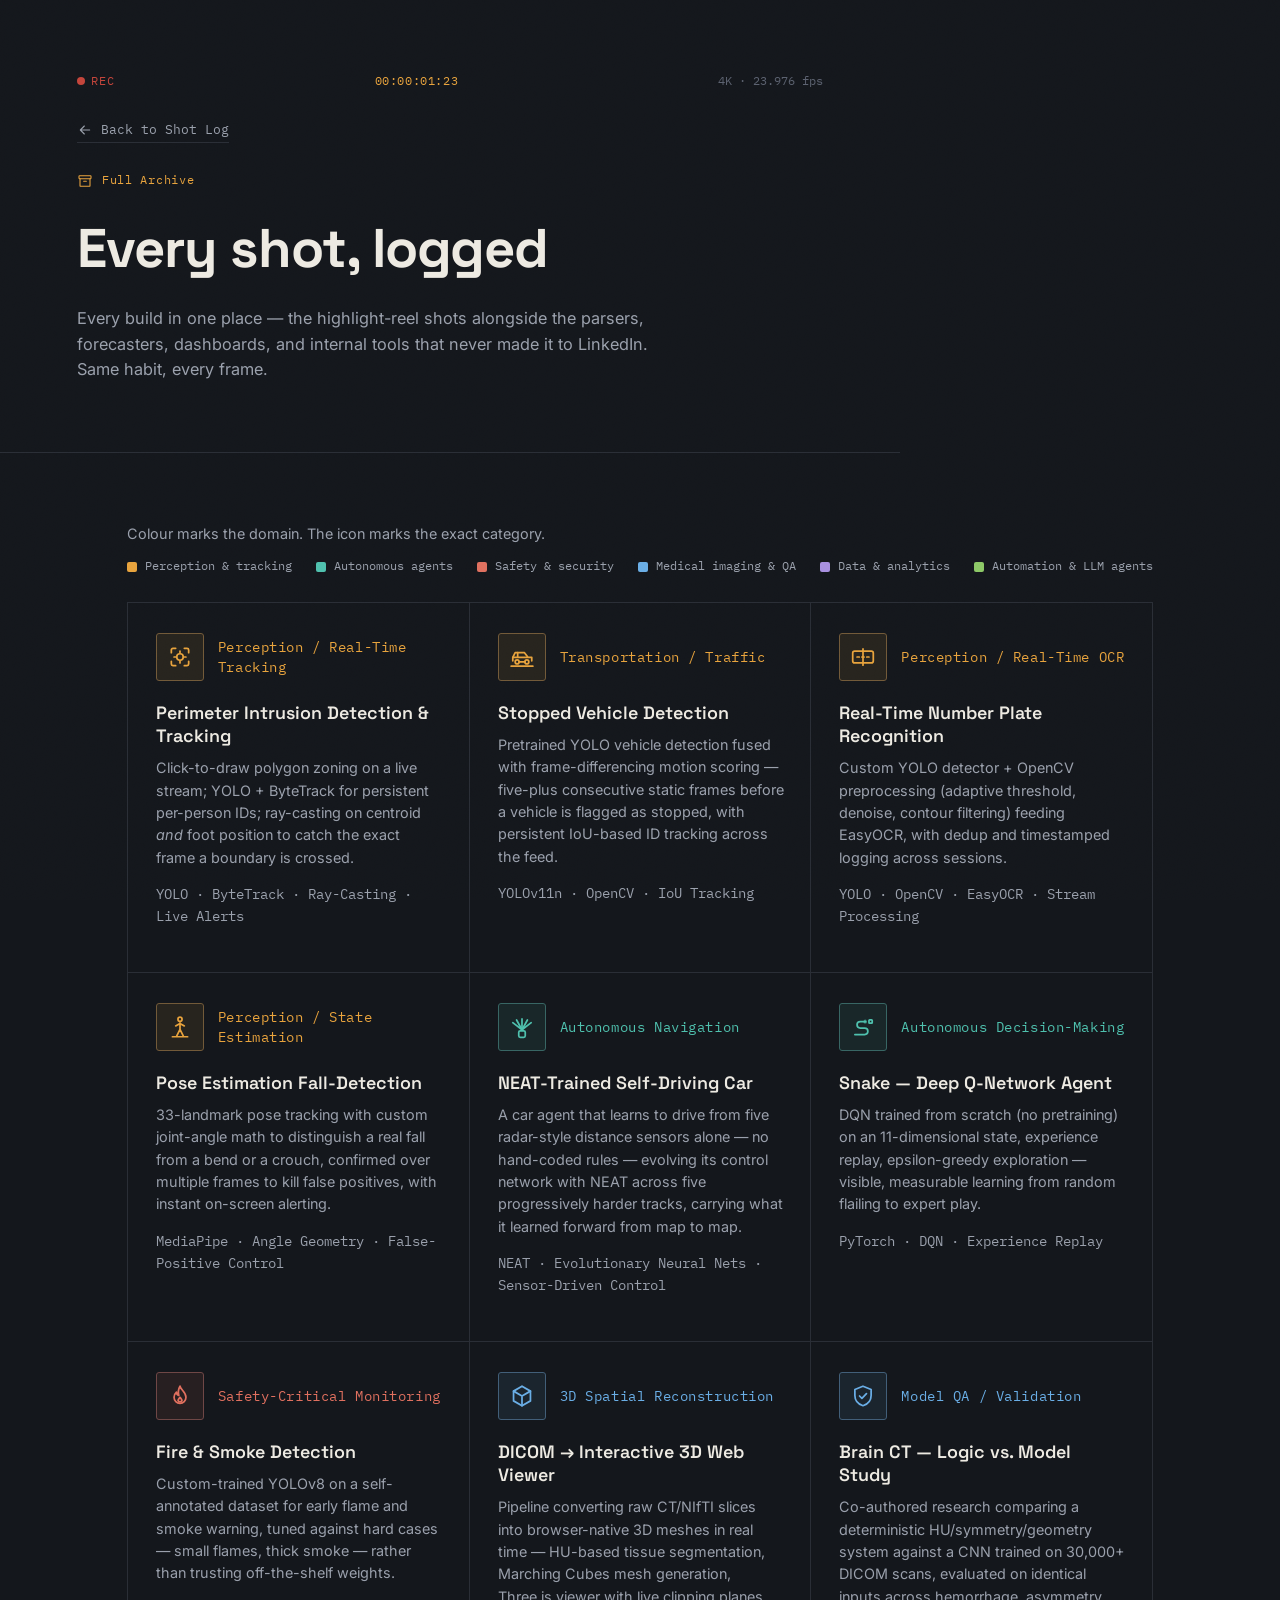
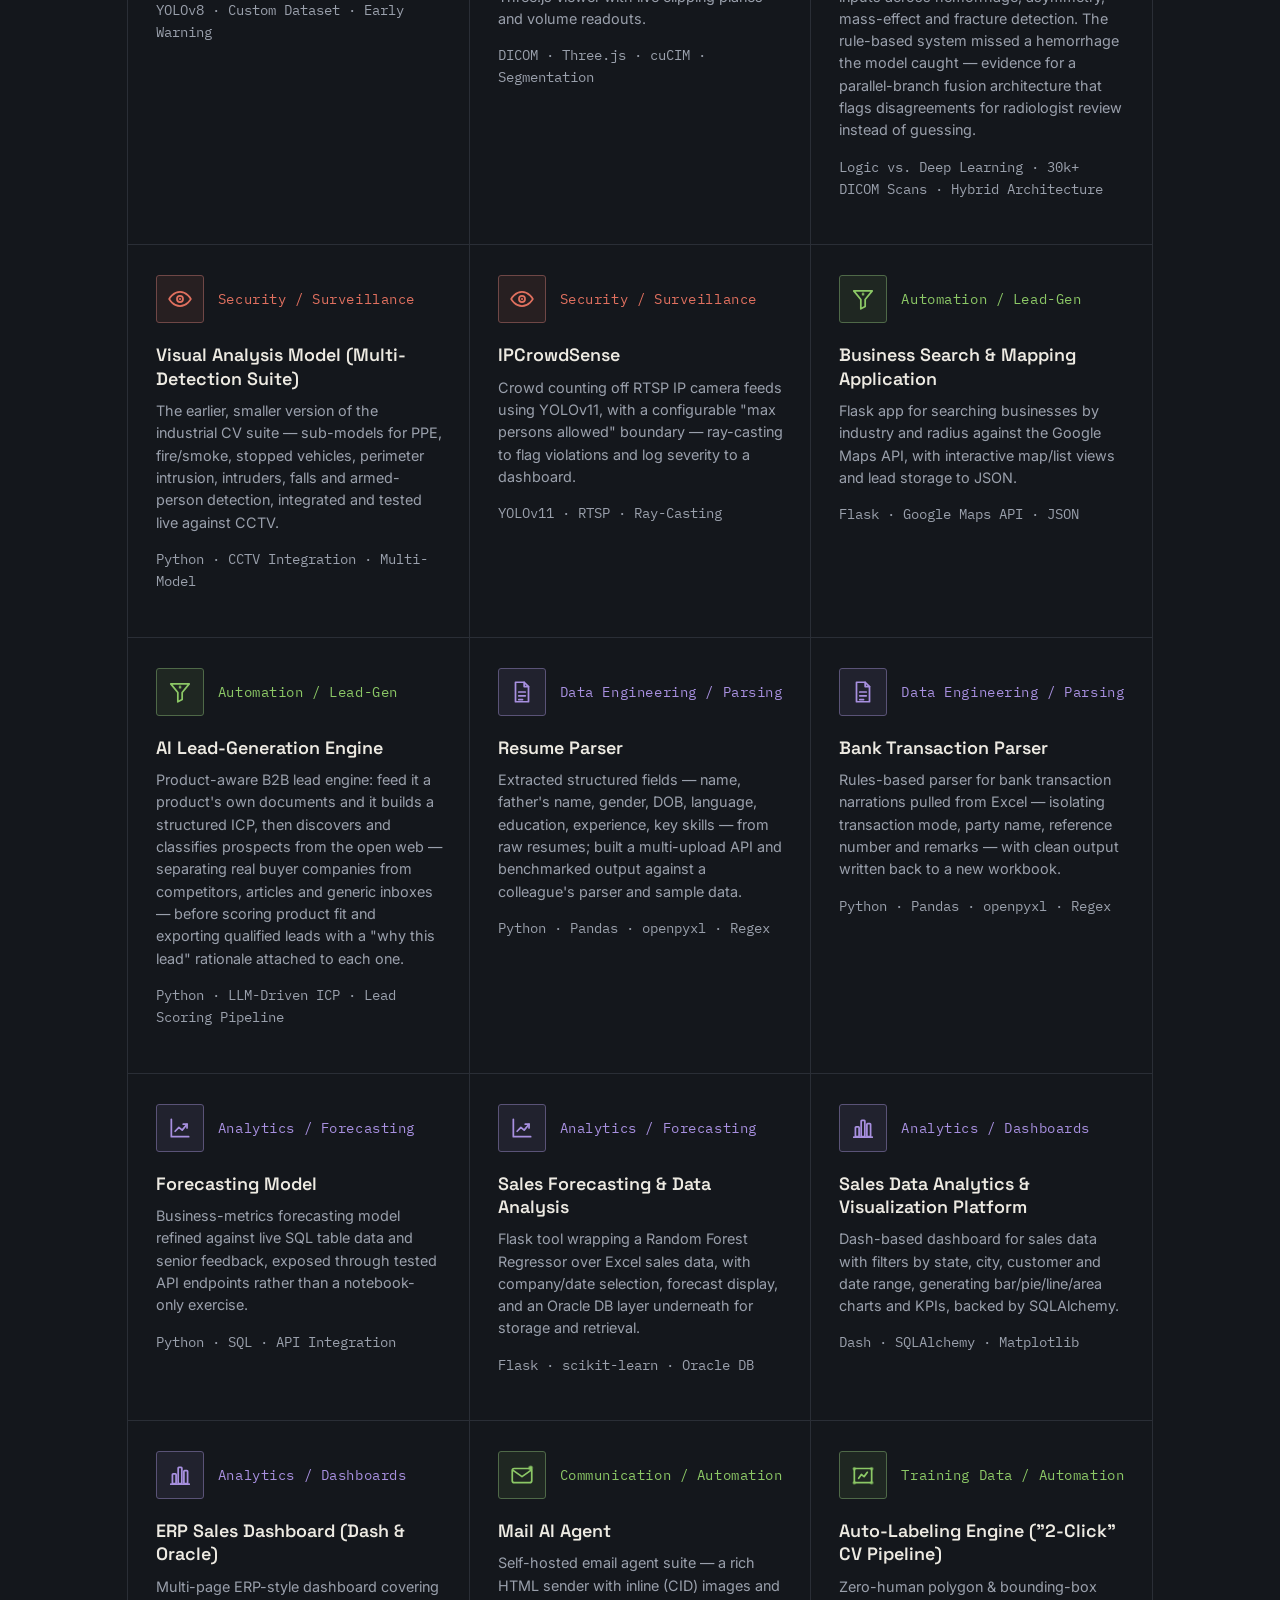
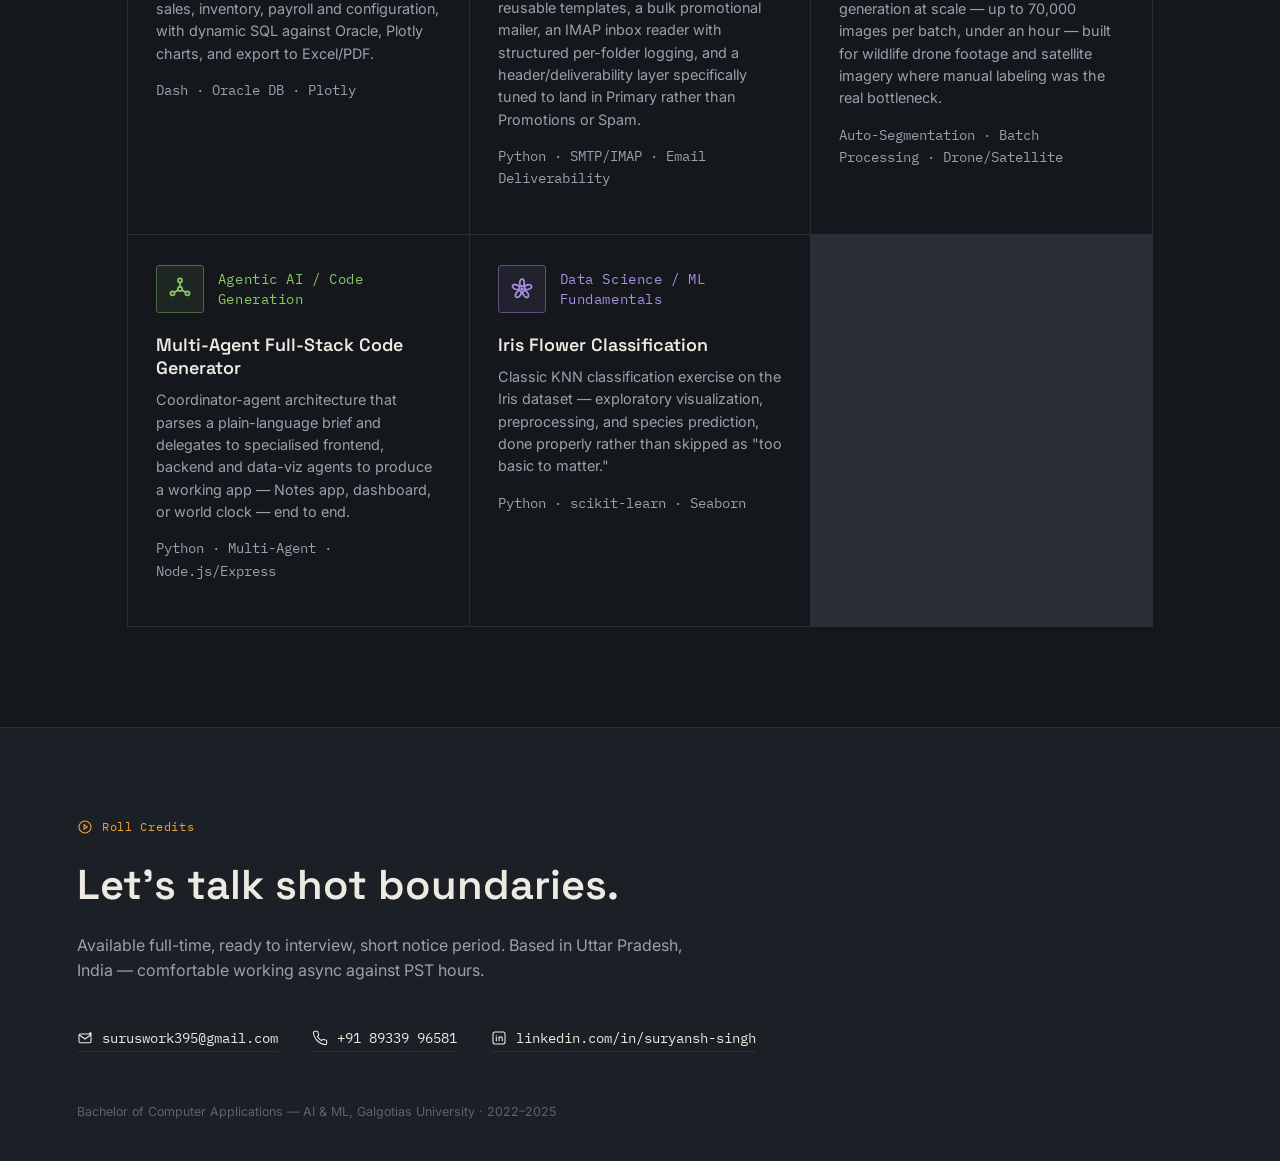
<file: projects.html>
<!DOCTYPE html>
<html lang="en">
<head>
<meta charset="UTF-8">
<meta name="viewport" content="width=device-width, initial-scale=1.0">
<title>Full Project Log — Suryansh Singh</title>
<link rel="preconnect" href="https://fonts.googleapis.com">
<link rel="preconnect" href="https://fonts.gstatic.com" crossorigin>
<link href="https://fonts.googleapis.com/css2?family=Space+Grotesk:wght@400;500;600;700&family=Inter:wght@400;500;600&family=IBM+Plex+Mono:wght@400;500;600&display=swap" rel="stylesheet">
<script>document.documentElement.classList.add("js")</script>
<link rel="stylesheet" href="style.css">
</head>
<body>

<div class="grain"></div>

<header class="archive-header">
  <div class="hero-hud">
    <span class="rec"><i></i> REC</span>
    <span class="tc" id="tc">00:00:00:00</span>
    <span class="res">4K · 23.976 fps</span>
  </div>
  <a href="index.html" class="back-link"><span class="ic ic-sm" aria-hidden="true"><svg viewBox="0 0 24 24" focusable="false"><path class="k-sxn" d="M19 12H5M11 6l-6 6 6 6"/></svg></span>Back to Shot Log</a>
  <p class="section-tag"><span class="ic ic-sm" aria-hidden="true"><svg viewBox="0 0 24 24" focusable="false"><rect class="k-bob" x="3" y="4" width="18" height="4.5" rx="1"/><path d="M4.5 8.5V19a1 1 0 0 0 1 1h13a1 1 0 0 0 1-1V8.5M10 12.5h4"/></svg></span>Full Archive</p>
  <h1>Every shot, logged</h1>
  <p class="archive-lede">Every build in one place — the highlight-reel shots alongside the
    parsers, forecasters, dashboards, and internal tools that never made it to LinkedIn.
    Same habit, every frame.</p>
</header>

<main>
  <section class="section archive-section">

    <div class="legend" role="note" aria-label="Icon legend"><p class="legend-note">Colour marks the domain. The icon marks the exact category.</p><div class="legend-items"><span class="legend-item" data-fam="perception"><i></i>Perception &amp; tracking</span><span class="legend-item" data-fam="autonomy"><i></i>Autonomous agents</span><span class="legend-item" data-fam="safety"><i></i>Safety &amp; security</span><span class="legend-item" data-fam="medical"><i></i>Medical imaging &amp; QA</span><span class="legend-item" data-fam="data"><i></i>Data &amp; analytics</span><span class="legend-item" data-fam="automation"><i></i>Automation &amp; LLM agents</span></div></div>

    <div class="bucket-grid">

      <article class="bucket" data-fam="perception">
        <div class="bucket-head"><span class="ic ic-badge" aria-hidden="true"><svg viewBox="0 0 24 24" focusable="false"><path d="M4 8V5.5A1.5 1.5 0 0 1 5.5 4H8M16 4h2.5A1.5 1.5 0 0 1 20 5.5V8M20 16v2.5a1.5 1.5 0 0 1-1.5 1.5H16M8 20H5.5A1.5 1.5 0 0 1 4 18.5V16"/><circle class="k-pulse" cx="12" cy="12" r="3"/><path d="M12 6.5V8M12 16v1.5M6.5 12H8M16 12h1.5"/></svg></span><p class="bucket-cat">Perception / Real-Time Tracking</p></div>
        <h3>Perimeter Intrusion Detection &amp; Tracking</h3>
        <p>Click-to-draw polygon zoning on a live stream; YOLO + ByteTrack for
          persistent per-person IDs; ray-casting on centroid <em>and</em> foot
          position to catch the exact frame a boundary is crossed.</p>
        <p class="bucket-tags">YOLO · ByteTrack · Ray-Casting · Live Alerts</p>
      </article>

      <article class="bucket" data-fam="perception">
        <div class="bucket-head"><span class="ic ic-badge" aria-hidden="true"><svg viewBox="0 0 24 24" focusable="false"><g class="k-sx"><path d="M3.5 15.5v-3.2l2.2-4.3h8.6l3.2 4.3H21v3.2"/><path d="M8 8v4.3M3.5 12.3h13.5M9.3 16.5h5.4"/><circle cx="7.5" cy="16.5" r="1.8"/><circle cx="16.5" cy="16.5" r="1.8"/></g><path d="M2 20.5h20"/></svg></span><p class="bucket-cat">Transportation / Traffic</p></div>
        <h3>Stopped Vehicle Detection</h3>
        <p>Pretrained YOLO vehicle detection fused with frame-differencing motion
          scoring — five-plus consecutive static frames before a vehicle is flagged
          as stopped, with persistent IoU-based ID tracking across the feed.</p>
        <p class="bucket-tags">YOLOv11n · OpenCV · IoU Tracking</p>
      </article>

      <article class="bucket" data-fam="perception">
        <div class="bucket-head"><span class="ic ic-badge" aria-hidden="true"><svg viewBox="0 0 24 24" focusable="false"><rect x="2.5" y="6.5" width="19" height="11" rx="1.8"/><path d="M6.5 12h2M11 12h2M15.5 12h2"/><path class="k-scanx" d="M12 4.5v15"/></svg></span><p class="bucket-cat">Perception / Real-Time OCR</p></div>
        <h3>Real-Time Number Plate Recognition</h3>
        <p>Custom YOLO detector + OpenCV preprocessing (adaptive threshold, denoise,
          contour filtering) feeding EasyOCR, with dedup and timestamped logging
          across sessions.</p>
        <p class="bucket-tags">YOLO · OpenCV · EasyOCR · Stream Processing</p>
      </article>

      <article class="bucket" data-fam="perception">
        <div class="bucket-head"><span class="ic ic-badge" aria-hidden="true"><svg viewBox="0 0 24 24" focusable="false"><g class="k-fall ob"><circle cx="12" cy="4.8" r="1.9"/><path d="M12 8.2v6M8 11l4-2.3 4 2.3M12 14.2l-3 6M12 14.2l3 6"/></g><path d="M5 21h14"/></svg></span><p class="bucket-cat">Perception / State Estimation</p></div>
        <h3>Pose Estimation Fall-Detection</h3>
        <p>33-landmark pose tracking with custom joint-angle math to distinguish a
          real fall from a bend or a crouch, confirmed over multiple frames to kill
          false positives, with instant on-screen alerting.</p>
        <p class="bucket-tags">MediaPipe · Angle Geometry · False-Positive Control</p>
      </article>

      <article class="bucket" data-fam="autonomy">
        <div class="bucket-head"><span class="ic ic-badge" aria-hidden="true"><svg viewBox="0 0 24 24" focusable="false"><path class="k-blink" style="--d:0" d="M12 14.5L3.5 8"/><path class="k-blink" style="--d:90" d="M12 14.5L7 5.5"/><path class="k-blink" style="--d:180" d="M12 14.5V4.5"/><path class="k-blink" style="--d:270" d="M12 14.5l5-9"/><path class="k-blink" style="--d:360" d="M12 14.5L20.5 8"/><rect x="9" y="15.5" width="6" height="6" rx="1.4"/></svg></span><p class="bucket-cat">Autonomous Navigation</p></div>
        <h3>NEAT-Trained Self-Driving Car</h3>
        <p>A car agent that learns to drive from five radar-style distance sensors
          alone — no hand-coded rules — evolving its control network with NEAT
          across five progressively harder tracks, carrying what it learned forward
          from map to map.</p>
        <p class="bucket-tags">NEAT · Evolutionary Neural Nets · Sensor-Driven Control</p>
      </article>

      <article class="bucket" data-fam="autonomy">
        <div class="bucket-head"><span class="ic ic-badge" aria-hidden="true"><svg viewBox="0 0 24 24" focusable="false"><path d="M4.5 19h9a3 3 0 0 0 0-6h-4a3 3 0 0 1 0-6h4"/><circle class="fill k-bob" cx="14" cy="7" r="1.5"/><rect class="k-pulse" x="17.5" y="5.5" width="3" height="3" rx=".6"/></svg></span><p class="bucket-cat">Autonomous Decision-Making</p></div>
        <h3>Snake — Deep Q-Network Agent</h3>
        <p>DQN trained from scratch (no pretraining) on an 11-dimensional state,
          experience replay, epsilon-greedy exploration — visible, measurable
          learning from random flailing to expert play.</p>
        <p class="bucket-tags">PyTorch · DQN · Experience Replay</p>
      </article>

      <article class="bucket" data-fam="safety">
        <div class="bucket-head"><span class="ic ic-badge" aria-hidden="true"><svg viewBox="0 0 24 24" focusable="false"><g class="k-flick ob"><path d="M12 3c.6 3.2 5.5 5.2 5.5 10.2a5.5 5.5 0 0 1-11 0c0-2.2 1-3.7 2.2-4.8.2 1.8 1 2.8 2.2 3.1C10.2 8.8 10.4 5.8 12 3z"/></g><path class="k-bob" d="M10.2 16.2a2 2 0 0 0 3.6 0c0-1.2-1-1.8-1.8-3-.8 1.2-1.8 1.8-1.8 3z"/></svg></span><p class="bucket-cat">Safety-Critical Monitoring</p></div>
        <h3>Fire &amp; Smoke Detection</h3>
        <p>Custom-trained YOLOv8 on a self-annotated dataset for early flame and
          smoke warning, tuned against hard cases — small flames, thick smoke —
          rather than trusting off-the-shelf weights.</p>
        <p class="bucket-tags">YOLOv8 · Custom Dataset · Early Warning</p>
      </article>

      <article class="bucket" data-fam="medical">
        <div class="bucket-head"><span class="ic ic-badge" aria-hidden="true"><svg viewBox="0 0 24 24" focusable="false"><g class="k-rot120 vb"><path d="M12 3l7.8 4.5v9L12 21l-7.8-4.5v-9z"/><path d="M12 12l7.8-4.5M12 12v9M12 12L4.2 7.5"/></g></svg></span><p class="bucket-cat">3D Spatial Reconstruction</p></div>
        <h3>DICOM → Interactive 3D Web Viewer</h3>
        <p>Pipeline converting raw CT/NIfTI slices into browser-native 3D meshes in
          real time — HU-based tissue segmentation, Marching Cubes mesh generation,
          Three.js viewer with live clipping planes and volume readouts.</p>
        <p class="bucket-tags">DICOM · Three.js · cuCIM · Segmentation</p>
      </article>

      <article class="bucket" data-fam="medical">
        <div class="bucket-head"><span class="ic ic-badge" aria-hidden="true"><svg viewBox="0 0 24 24" focusable="false"><path d="M12 3l7.5 3v5.5c0 4.6-3.1 8-7.5 9.5-4.4-1.5-7.5-4.9-7.5-9.5V6z"/><path class="k-redraw" d="M8.8 12l2.2 2.2 4.2-4.4"/></svg></span><p class="bucket-cat">Model QA / Validation</p></div>
        <h3>Brain CT — Logic vs. Model Study</h3>
        <p>Co-authored research comparing a deterministic HU/symmetry/geometry system
          against a CNN trained on 30,000+ DICOM scans, evaluated on identical inputs
          across hemorrhage, asymmetry, mass-effect and fracture detection. The
          rule-based system missed a hemorrhage the model caught — evidence for a
          parallel-branch fusion architecture that flags disagreements for
          radiologist review instead of guessing.</p>
        <p class="bucket-tags">Logic vs. Deep Learning · 30k+ DICOM Scans · Hybrid Architecture</p>
      </article>

      <article class="bucket" data-fam="safety">
        <div class="bucket-head"><span class="ic ic-badge" aria-hidden="true"><svg viewBox="0 0 24 24" focusable="false"><path d="M2 12s3.6-6.5 10-6.5S22 12 22 12s-3.6 6.5-10 6.5S2 12 2 12z"/><circle class="k-look" cx="12" cy="12" r="2.8"/><circle class="fill k-look" cx="12" cy="12" r="1"/></svg></span><p class="bucket-cat">Security / Surveillance</p></div>
        <h3>Visual Analysis Model (Multi-Detection Suite)</h3>
        <p>The earlier, smaller version of the industrial CV suite — sub-models for
          PPE, fire/smoke, stopped vehicles, perimeter intrusion, intruders, falls
          and armed-person detection, integrated and tested live against CCTV.</p>
        <p class="bucket-tags">Python · CCTV Integration · Multi-Model</p>
      </article>

      <article class="bucket" data-fam="safety">
        <div class="bucket-head"><span class="ic ic-badge" aria-hidden="true"><svg viewBox="0 0 24 24" focusable="false"><path d="M2 12s3.6-6.5 10-6.5S22 12 22 12s-3.6 6.5-10 6.5S2 12 2 12z"/><circle class="k-look" cx="12" cy="12" r="2.8"/><circle class="fill k-look" cx="12" cy="12" r="1"/></svg></span><p class="bucket-cat">Security / Surveillance</p></div>
        <h3>IPCrowdSense</h3>
        <p>Crowd counting off RTSP IP camera feeds using YOLOv11, with a configurable
          "max persons allowed" boundary — ray-casting to flag violations and log
          severity to a dashboard.</p>
        <p class="bucket-tags">YOLOv11 · RTSP · Ray-Casting</p>
      </article>

      <article class="bucket" data-fam="automation">
        <div class="bucket-head"><span class="ic ic-badge" aria-hidden="true"><svg viewBox="0 0 24 24" focusable="false"><path d="M3.5 4.5h17L14 12.5V19l-4 2v-8.5z"/><circle class="fill k-drop" cx="12" cy="7.5" r="1.2"/></svg></span><p class="bucket-cat">Automation / Lead-Gen</p></div>
        <h3>Business Search &amp; Mapping Application</h3>
        <p>Flask app for searching businesses by industry and radius against the
          Google Maps API, with interactive map/list views and lead storage to JSON.</p>
        <p class="bucket-tags">Flask · Google Maps API · JSON</p>
      </article>

      <article class="bucket" data-fam="automation">
        <div class="bucket-head"><span class="ic ic-badge" aria-hidden="true"><svg viewBox="0 0 24 24" focusable="false"><path d="M3.5 4.5h17L14 12.5V19l-4 2v-8.5z"/><circle class="fill k-drop" cx="12" cy="7.5" r="1.2"/></svg></span><p class="bucket-cat">Automation / Lead-Gen</p></div>
        <h3>AI Lead-Generation Engine</h3>
        <p>Product-aware B2B lead engine: feed it a product's own documents and it
          builds a structured ICP, then discovers and classifies prospects from the
          open web — separating real buyer companies from competitors, articles and
          generic inboxes — before scoring product fit and exporting qualified leads
          with a "why this lead" rationale attached to each one.</p>
        <p class="bucket-tags">Python · LLM-Driven ICP · Lead Scoring Pipeline</p>
      </article>

      <article class="bucket" data-fam="data">
        <div class="bucket-head"><span class="ic ic-badge" aria-hidden="true"><svg viewBox="0 0 24 24" focusable="false"><path d="M6 3h8l4 4v14H6z"/><path d="M14 3v4h4"/><path class="k-type ol" style="--d:0" d="M9 12h6"/><path class="k-type ol" style="--d:130" d="M9 15.5h6"/><path class="k-type ol" style="--d:260" d="M9 19h3.5"/></svg></span><p class="bucket-cat">Data Engineering / Parsing</p></div>
        <h3>Resume Parser</h3>
        <p>Extracted structured fields — name, father's name, gender, DOB, language,
          education, experience, key skills — from raw resumes; built a multi-upload
          API and benchmarked output against a colleague's parser and sample data.</p>
        <p class="bucket-tags">Python · Pandas · openpyxl · Regex</p>
      </article>

      <article class="bucket" data-fam="data">
        <div class="bucket-head"><span class="ic ic-badge" aria-hidden="true"><svg viewBox="0 0 24 24" focusable="false"><path d="M6 3h8l4 4v14H6z"/><path d="M14 3v4h4"/><path class="k-type ol" style="--d:0" d="M9 12h6"/><path class="k-type ol" style="--d:130" d="M9 15.5h6"/><path class="k-type ol" style="--d:260" d="M9 19h3.5"/></svg></span><p class="bucket-cat">Data Engineering / Parsing</p></div>
        <h3>Bank Transaction Parser</h3>
        <p>Rules-based parser for bank transaction narrations pulled from Excel —
          isolating transaction mode, party name, reference number and remarks — with
          clean output written back to a new workbook.</p>
        <p class="bucket-tags">Python · Pandas · openpyxl · Regex</p>
      </article>

      <article class="bucket" data-fam="data">
        <div class="bucket-head"><span class="ic ic-badge" aria-hidden="true"><svg viewBox="0 0 24 24" focusable="false"><path d="M4 4v16h16"/><path d="M7.5 15l3.5-3.5 3 2.5 4.5-5.5"/><path class="k-diag" d="M15 8.5h3.5V12"/></svg></span><p class="bucket-cat">Analytics / Forecasting</p></div>
        <h3>Forecasting Model</h3>
        <p>Business-metrics forecasting model refined against live SQL table data and
          senior feedback, exposed through tested API endpoints rather than a
          notebook-only exercise.</p>
        <p class="bucket-tags">Python · SQL · API Integration</p>
      </article>

      <article class="bucket" data-fam="data">
        <div class="bucket-head"><span class="ic ic-badge" aria-hidden="true"><svg viewBox="0 0 24 24" focusable="false"><path d="M4 4v16h16"/><path d="M7.5 15l3.5-3.5 3 2.5 4.5-5.5"/><path class="k-diag" d="M15 8.5h3.5V12"/></svg></span><p class="bucket-cat">Analytics / Forecasting</p></div>
        <h3>Sales Forecasting &amp; Data Analysis</h3>
        <p>Flask tool wrapping a Random Forest Regressor over Excel sales data, with
          company/date selection, forecast display, and an Oracle DB layer underneath
          for storage and retrieval.</p>
        <p class="bucket-tags">Flask · scikit-learn · Oracle DB</p>
      </article>

      <article class="bucket" data-fam="data">
        <div class="bucket-head"><span class="ic ic-badge" aria-hidden="true"><svg viewBox="0 0 24 24" focusable="false"><path d="M3.5 20.5h17"/><rect class="k-grow ob" style="--d:0" x="5" y="11" width="3.4" height="9" rx=".6"/><rect class="k-grow ob" style="--d:120" x="10.3" y="5" width="3.4" height="15" rx=".6"/><rect class="k-grow ob" style="--d:240" x="15.6" y="8" width="3.4" height="12" rx=".6"/></svg></span><p class="bucket-cat">Analytics / Dashboards</p></div>
        <h3>Sales Data Analytics &amp; Visualization Platform</h3>
        <p>Dash-based dashboard for sales data with filters by state, city, customer
          and date range, generating bar/pie/line/area charts and KPIs, backed by
          SQLAlchemy.</p>
        <p class="bucket-tags">Dash · SQLAlchemy · Matplotlib</p>
      </article>

      <article class="bucket" data-fam="data">
        <div class="bucket-head"><span class="ic ic-badge" aria-hidden="true"><svg viewBox="0 0 24 24" focusable="false"><path d="M3.5 20.5h17"/><rect class="k-grow ob" style="--d:0" x="5" y="11" width="3.4" height="9" rx=".6"/><rect class="k-grow ob" style="--d:120" x="10.3" y="5" width="3.4" height="15" rx=".6"/><rect class="k-grow ob" style="--d:240" x="15.6" y="8" width="3.4" height="12" rx=".6"/></svg></span><p class="bucket-cat">Analytics / Dashboards</p></div>
        <h3>ERP Sales Dashboard (Dash &amp; Oracle)</h3>
        <p>Multi-page ERP-style dashboard covering sales, inventory, payroll and
          configuration, with dynamic SQL against Oracle, Plotly charts, and export
          to Excel/PDF.</p>
        <p class="bucket-tags">Dash · Oracle DB · Plotly</p>
      </article>

      <article class="bucket" data-fam="automation">
        <div class="bucket-head"><span class="ic ic-badge" aria-hidden="true"><svg viewBox="0 0 24 24" focusable="false"><g class="k-bob"><rect x="3" y="6" width="18" height="13" rx="1.8"/><path d="M3.5 7.5l8.5 6 8.5-6"/></g><circle class="fill k-pulse" cx="20" cy="5.5" r="2"/></svg></span><p class="bucket-cat">Communication / Automation</p></div>
        <h3>Mail AI Agent</h3>
        <p>Self-hosted email agent suite — a rich HTML sender with inline (CID)
          images and reusable templates, a bulk promotional mailer, an IMAP inbox
          reader with structured per-folder logging, and a header/deliverability
          layer specifically tuned to land in Primary rather than Promotions or
          Spam.</p>
        <p class="bucket-tags">Python · SMTP/IMAP · Email Deliverability</p>
      </article>

      <article class="bucket" data-fam="automation">
        <div class="bucket-head"><span class="ic ic-badge" aria-hidden="true"><svg viewBox="0 0 24 24" focusable="false"><rect x="4" y="6" width="16" height="13" rx="1"/><path d="M8 15l2.5-3.5 2.5 2 3-4"/><circle class="fill k-pulse" style="--d:0" cx="4" cy="6" r="1.4"/><circle class="fill k-pulse" style="--d:120" cx="20" cy="6" r="1.4"/><circle class="fill k-pulse" style="--d:240" cx="20" cy="19" r="1.4"/><circle class="fill k-pulse" style="--d:360" cx="4" cy="19" r="1.4"/></svg></span><p class="bucket-cat">Training Data / Automation</p></div>
        <h3>Auto-Labeling Engine ("2-Click" CV Pipeline)</h3>
        <p>Zero-human polygon &amp; bounding-box generation at scale — up to 70,000
          images per batch, under an hour — built for wildlife drone footage and
          satellite imagery where manual labeling was the real bottleneck.</p>
        <p class="bucket-tags">Auto-Segmentation · Batch Processing · Drone/Satellite</p>
      </article>

      <article class="bucket" data-fam="automation">
        <div class="bucket-head"><span class="ic ic-badge" aria-hidden="true"><svg viewBox="0 0 24 24" focusable="false"><g class="k-rot120 vb"><path d="M12 9.9V5.9M10.2 13l-3.4 2M13.8 13l3.4 2"/><circle cx="12" cy="4" r="1.9"/><circle cx="5.1" cy="16" r="1.9"/><circle cx="18.9" cy="16" r="1.9"/></g><circle cx="12" cy="12" r="2"/></svg></span><p class="bucket-cat">Agentic AI / Code Generation</p></div>
        <h3>Multi-Agent Full-Stack Code Generator</h3>
        <p>Coordinator-agent architecture that parses a plain-language brief and
          delegates to specialised frontend, backend and data-viz agents to produce
          a working app — Notes app, dashboard, or world clock — end to end.</p>
        <p class="bucket-tags">Python · Multi-Agent · Node.js/Express</p>
      </article>

      <article class="bucket" data-fam="data">
        <div class="bucket-head"><span class="ic ic-badge" aria-hidden="true"><svg viewBox="0 0 24 24" focusable="false"><g class="k-rot72 vb"><ellipse cx="12" cy="6.2" rx="2.1" ry="3.4"/><ellipse cx="12" cy="6.2" rx="2.1" ry="3.4" transform="rotate(72 12 12)"/><ellipse cx="12" cy="6.2" rx="2.1" ry="3.4" transform="rotate(144 12 12)"/><ellipse cx="12" cy="6.2" rx="2.1" ry="3.4" transform="rotate(216 12 12)"/><ellipse cx="12" cy="6.2" rx="2.1" ry="3.4" transform="rotate(288 12 12)"/></g><circle class="fill" cx="12" cy="12" r="1.6"/></svg></span><p class="bucket-cat">Data Science / ML Fundamentals</p></div>
        <h3>Iris Flower Classification</h3>
        <p>Classic KNN classification exercise on the Iris dataset — exploratory
          visualization, preprocessing, and species prediction, done properly rather
          than skipped as "too basic to matter."</p>
        <p class="bucket-tags">Python · scikit-learn · Seaborn</p>
      </article>

    </div>
  </section>
</main>

<footer id="contact" class="footer">
  <div class="footer-top">
    <p class="section-tag light"><span class="ic ic-sm" aria-hidden="true"><svg viewBox="0 0 24 24" focusable="false"><circle cx="12" cy="12" r="9"/><path class="k-sx" d="M10.5 8.5l5 3.5-5 3.5z"/></svg></span>Roll Credits</p>
    <h2>Let's talk shot boundaries.</h2>
    <p class="footer-note">Available full-time, ready to interview, short notice period.
      Based in Uttar Pradesh, India — comfortable working async against PST hours.</p>
  </div>
  <div class="footer-links">
    <a href="mailto:suruswork395@gmail.com"><span class="ic ic-sm" aria-hidden="true"><svg viewBox="0 0 24 24" focusable="false"><g class="k-bob"><rect x="3" y="6" width="18" height="13" rx="1.8"/><path d="M3.5 7.5l8.5 6 8.5-6"/></g><circle class="fill k-pulse" cx="20" cy="5.5" r="2"/></svg></span>suruswork395@gmail.com</a>
    <a href="tel:+918933996581"><span class="ic ic-sm" aria-hidden="true"><svg viewBox="0 0 24 24" focusable="false"><path class="k-wig" d="M22 16.92v3a2 2 0 0 1-2.18 2 19.79 19.79 0 0 1-8.63-3.07 19.5 19.5 0 0 1-6-6 19.79 19.79 0 0 1-3.07-8.67A2 2 0 0 1 4.11 2h3a2 2 0 0 1 2 1.72 12.84 12.84 0 0 0 .7 2.81 2 2 0 0 1-.45 2.11L8.09 9.91a16 16 0 0 0 6 6l1.27-1.27a2 2 0 0 1 2.11-.45 12.84 12.84 0 0 0 2.81.7A2 2 0 0 1 22 16.92z"/></svg></span>+91 89339 96581</a>
    <a href="https://linkedin.com/in/suryansh-singh-5857a0263" target="_blank" rel="noopener"><span class="ic ic-sm" aria-hidden="true"><svg viewBox="0 0 24 24" focusable="false"><g class="k-bob"><rect x="3" y="3" width="18" height="18" rx="3"/><path d="M8 10.5V16M8 7.8v.01M12 16v-5.5M12 13c0-1.8 1.3-2.7 2.6-2.7S17 11.2 17 13v3"/></g></svg></span>linkedin.com/in/suryansh-singh</a>
  </div>
  <p class="footer-end">Bachelor of Computer Applications — AI &amp; ML, Galgotias University · 2022–2025</p>
</footer>

<script src="script.js"></script>
</body>
</html>
</file>
<file: style.css>
/* ---------------------------------------------------
   TOKENS
--------------------------------------------------- */
:root{
  --bg:       #14171C;
  --bg-alt:   #1B1F26;
  --bg-raise: #20242C;
  --ink:      #EDEAE2;
  --ink-dim:  #9AA0AC;
  --ink-faint:#5C6270;
  --amber:    #E8A33D;
  --amber-dim:#8A6428;
  --rec:      #C4453B;
  --teal:     #3E6B63;
  --line:     #2A2E36;

  --font-display: 'Space Grotesk', sans-serif;
  --font-body:    'Inter', sans-serif;
  --font-mono:    'IBM Plex Mono', monospace;
}

*{ box-sizing:border-box; margin:0; padding:0; }
html{ scroll-behavior:smooth; }

body{
  background:var(--bg);
  color:var(--ink);
  font-family:var(--font-body);
  line-height:1.55;
  -webkit-font-smoothing:antialiased;
  overflow-x:hidden;
}

::selection{ background:var(--amber); color:#14171C; }

a{ color:inherit; }

.grain{
  position:fixed; inset:0; pointer-events:none; z-index:1;
  opacity:.035; mix-blend-mode:overlay;
  background-image:url("data:image/svg+xml,%3Csvg xmlns='http://www.w3.org/2000/svg' width='120' height='120'%3E%3Cfilter id='n'%3E%3CfeTurbulence type='fractalNoise' baseFrequency='0.9' numOctaves='2' stitchTiles='stitch'/%3E%3C/filter%3E%3Crect width='100%25' height='100%25' filter='url(%23n)'/%3E%3C/svg%3E");
}

/* ---------------------------------------------------
   SCRUBBER NAV
--------------------------------------------------- */
.scrubber{
  position:fixed; top:0; left:0; right:0; z-index:50;
  background:rgba(20,23,28,.9);
  backdrop-filter:blur(6px);
  border-bottom:1px solid var(--line);
  padding:14px 4vw 10px;
}
.scrubber-track{ position:relative; height:6px; background:var(--line); border-radius:1px; }
.playhead{
  position:absolute; top:50%; left:6%; width:10px; height:10px;
  background:var(--amber); border-radius:50%; transform:translate(-50%,-50%);
  box-shadow:0 0 0 4px rgba(232,163,61,.15);
  transition:left .5s cubic-bezier(.65,0,.35,1);
}
.mark{
  position:absolute; top:-14px; transform:translateX(-50%);
  background:none; border:none; cursor:pointer; padding:0 6px;
  color:var(--ink-faint); font-family:var(--font-mono); font-size:10px;
  letter-spacing:.06em;
}
.mark::before{
  content:""; display:block; width:2px; height:14px; background:var(--ink-faint);
  margin:0 auto 4px;
}
.mark span{ display:none; }
.mark:hover span, .mark:focus-visible span{
  display:block; position:absolute; top:16px; left:50%; transform:translateX(-50%);
  white-space:nowrap; color:var(--amber); font-size:10px;
}
.mark:hover::before, .mark:focus-visible::before{ background:var(--amber); }

/* ---------------------------------------------------
   HERO
--------------------------------------------------- */
.hero{
  min-height:100vh;
  display:flex; flex-direction:column; justify-content:center;
  padding:120px 6vw 40px;
  position:relative;
}

.hero-hud{
  position:absolute; top:72px; left:6vw; right:6vw;
  display:flex; justify-content:space-between; align-items:center;
  font-family:var(--font-mono); font-size:12px; color:var(--ink-dim);
}
.rec{ color:var(--rec); display:flex; align-items:center; gap:6px; letter-spacing:.08em; }
.rec i{
  width:8px; height:8px; border-radius:50%; background:var(--rec); display:inline-block;
  animation:pulse 1.6s ease-in-out infinite;
}
@keyframes pulse{ 0%,100%{opacity:1;} 50%{opacity:.25;} }
.tc{ color:var(--amber); letter-spacing:.05em; }
.res{ color:var(--ink-faint); }

.hero-body{
  display:flex; align-items:flex-end; justify-content:space-between; gap:60px;
  flex-wrap:wrap;
}
.hero-main{ max-width:640px; }
.hero-eyebrow{
  font-family:var(--font-mono); font-size:12px; color:var(--ink-faint);
  letter-spacing:.05em; margin-bottom:18px;
}
.hero h1{
  font-family:var(--font-display); font-weight:700;
  font-size:clamp(2.6rem,7vw,5rem); line-height:1.02; letter-spacing:-.02em;
  margin-bottom:14px;
}
.hero-role{
  font-family:var(--font-display); font-weight:500; font-size:clamp(1.05rem,2.2vw,1.4rem);
  color:var(--amber); margin-bottom:22px;
}
.hero-lede{ font-size:1.05rem; color:var(--ink-dim); max-width:60ch; margin-bottom:34px; }

.hero-actions{ display:flex; gap:14px; flex-wrap:wrap; }
.btn{
  font-family:var(--font-body); font-weight:600; font-size:.95rem;
  padding:13px 26px; border-radius:2px; text-decoration:none;
  display:inline-block; transition:transform .15s ease, background .15s ease;
}
.btn-primary{ background:var(--amber); color:#14171C; }
.btn-primary:hover{ background:#f0b458; transform:translateY(-1px); }
.btn-ghost{ border:1px solid var(--line); color:var(--ink); }
.btn-ghost:hover{ border-color:var(--amber); color:var(--amber); }

.monitor{
  width:220px; flex-shrink:0;
  border:1px solid var(--line); background:var(--bg-alt);
}
.monitor-bar{
  display:flex; justify-content:space-between; align-items:center;
  padding:7px 10px; font-family:var(--font-mono); font-size:10px;
  color:var(--ink-faint); letter-spacing:.05em; border-bottom:1px solid var(--line);
}
.monitor-bar span:last-child{ color:var(--rec); }
.monitor-bar.bottom{
  border-bottom:none; border-top:1px solid var(--line);
}
.monitor-bar.bottom span:last-child{ color:var(--amber); }
.monitor-frame{ position:relative; aspect-ratio:5/6; overflow:hidden; }
.monitor-frame img{
  width:100%; height:100%; object-fit:cover; display:block;
  filter:grayscale(.15) contrast(1.04);
}
.bracket{ position:absolute; width:14px; height:14px; border:2px solid var(--amber); opacity:.85; }
.bracket.tl{ top:6px; left:6px; border-right:none; border-bottom:none; }
.bracket.tr{ top:6px; right:6px; border-left:none; border-bottom:none; }
.bracket.bl{ bottom:6px; left:6px; border-right:none; border-top:none; }
.bracket.br{ bottom:6px; right:6px; border-left:none; border-top:none; }

@media (max-width:720px){
  .hero-body{ flex-direction:column-reverse; align-items:flex-start; }
  .monitor{ width:150px; }
}

.hero-strip{
  display:flex; gap:6px; margin-top:64px; height:38px;
}
.frame-chip{
  flex:1; background:var(--bg-alt); border:1px solid var(--line); border-radius:1px;
}
.frame-chip.cut{ border-color:var(--rec); }
.frame-chip.dissolve{ border-color:var(--amber); opacity:.6; }

/* ---------------------------------------------------
   SECTIONS — shared
--------------------------------------------------- */
.section{ padding:100px 6vw; max-width:1180px; margin:0 auto; }
.section-tag{
  font-family:var(--font-mono); font-size:12px; color:var(--amber);
  letter-spacing:.06em; margin-bottom:16px;
}
.section-tag.light{ color:var(--amber); }
.section h2{
  font-family:var(--font-display); font-weight:600;
  font-size:clamp(1.6rem,3.4vw,2.4rem); letter-spacing:-.01em; margin-bottom:14px;
}
.section-note{ color:var(--ink-dim); max-width:62ch; margin-bottom:48px; }

/* logline */
.logline{ border-bottom:1px solid var(--line); }
.big-statement{
  font-family:var(--font-display); font-weight:500;
  font-size:clamp(1.3rem,2.6vw,1.9rem); line-height:1.4; max-width:46ch;
  margin-bottom:56px;
}
.stat-row{
  display:grid; grid-template-columns:repeat(4,1fr); gap:28px;
}
.stat .num{
  display:block; font-family:var(--font-mono); font-size:1.7rem; color:var(--amber);
  margin-bottom:6px;
}
.stat .label{ font-size:.85rem; color:var(--ink-dim); }

/* ---------------------------------------------------
   EDL TABLE
--------------------------------------------------- */
.edl-table{ border-top:1px solid var(--line); }
.edl-head{
  display:grid; grid-template-columns:60px 90px 90px 60px 120px 1fr;
  gap:18px; padding:10px 0;
  font-family:var(--font-mono); font-size:11px; color:var(--ink-faint);
  letter-spacing:.06em; border-bottom:1px solid var(--line);
}
.edl-row{
  display:grid; grid-template-columns:60px 90px 90px 60px 120px 1fr;
  gap:18px; padding:26px 0; border-bottom:1px solid var(--line);
  align-items:start;
}
.c-shot{ font-family:var(--font-mono); color:var(--ink-faint); font-size:.9rem; }
.c-tc{ font-family:var(--font-mono); font-size:.85rem; color:var(--ink-dim); }
.c-tc.live{ color:var(--rec); }
.c-dur{ font-family:var(--font-mono); font-size:.8rem; color:var(--ink-faint); }
.c-trans{
  font-family:var(--font-mono); font-size:.72rem; letter-spacing:.07em;
  padding:4px 8px; border:1px solid var(--line); border-radius:2px; height:fit-content;
  text-align:center;
}
.c-trans.cut{ border-color:var(--rec); color:var(--rec); }
.c-trans.dissolve{ border-color:var(--amber); color:var(--amber); }
.c-desc strong{ font-family:var(--font-display); font-size:1.02rem; display:block; margin-bottom:6px; }
.c-desc p{ color:var(--ink-dim); font-size:.92rem; max-width:60ch; }

/* ---------------------------------------------------
   SCENE BUCKETS
--------------------------------------------------- */
.bucket-grid{
  display:grid; grid-template-columns:repeat(auto-fit,minmax(280px,1fr)); gap:1px;
  background:var(--line); border:1px solid var(--line);
}
.bucket{
  background:var(--bg); padding:30px 26px;
  border-left:2px solid transparent;
  transition:border-color .18s ease, background .18s ease;
}
.bucket:hover{ border-left-color:var(--amber); background:var(--bg-alt); }
.bucket-cat{
  font-family:var(--font-mono); font-size:11px; color:var(--teal);
  letter-spacing:.04em; margin-bottom:14px;
}
.bucket h3{
  font-family:var(--font-display); font-weight:600; font-size:1.12rem;
  margin-bottom:10px; line-height:1.3;
}
.bucket p{ color:var(--ink-dim); font-size:.9rem; margin-bottom:14px; }
.bucket-tags{ font-family:var(--font-mono); font-size:.72rem; color:var(--ink-faint); }

.bucket-more{
  display:block; text-decoration:none;
  background:var(--bg-alt); border-left:2px solid var(--amber-dim);
}
.bucket-more:hover{ border-left-color:var(--amber); background:var(--bg-raise); }
.bucket-more .bucket-cat{ color:var(--amber); }
.bucket-more h3{ display:flex; align-items:center; gap:8px; color:var(--amber); }
.bucket-more .arrow{ transition:transform .18s ease; }
.bucket-more:hover .arrow{ transform:translateX(4px); }

/* ---------------------------------------------------
   FRAME-BY-FRAME EVIDENCE
--------------------------------------------------- */
.evidence-list{ display:flex; flex-direction:column; gap:0; border-top:1px solid var(--line); }
.evidence{
  display:grid; grid-template-columns:70px 1fr; gap:24px;
  padding:30px 0; border-bottom:1px solid var(--line);
}
.ev-mark{ font-family:var(--font-mono); color:var(--amber-dim); font-size:1.4rem; }
.evidence p{ color:var(--ink-dim); max-width:64ch; }
.evidence strong{ color:var(--ink); }

/* ---------------------------------------------------
   STACK
--------------------------------------------------- */
/* ---------------------------------------------------
   CORE TECHNICAL SKILLS
--------------------------------------------------- */
.skills{ border-top:1px solid var(--line); }
.skills h2{ margin-bottom:48px; }
.skills-grid{
  display:grid; grid-template-columns:repeat(2,1fr); gap:40px 60px;
}
.skill-group h4{
  font-family:var(--font-mono); font-size:.78rem; letter-spacing:.06em;
  color:var(--teal); margin-bottom:14px; text-transform:uppercase;
}
.chips{ display:flex; flex-wrap:wrap; gap:8px; }
.chips span{
  font-family:var(--font-body); font-size:.83rem; color:var(--ink-dim);
  border:1px solid var(--line); padding:6px 12px; border-radius:2px;
  transition:border-color .15s ease, color .15s ease;
}
.chips span:hover{ border-color:var(--amber); color:var(--amber); }

@media (max-width:720px){
  .skills-grid{ grid-template-columns:1fr; }
}

/* ---------------------------------------------------
   FOOTER
--------------------------------------------------- */
.footer{
  background:var(--bg-alt); padding:90px 6vw 40px; border-top:1px solid var(--line);
}
.footer-top{ max-width:640px; margin-bottom:44px; }
.footer h2{
  font-family:var(--font-display); font-weight:600;
  font-size:clamp(1.6rem,4vw,2.6rem); margin:10px 0 16px;
}
.footer-note{ color:var(--ink-dim); }
.footer-links{
  display:flex; gap:34px; flex-wrap:wrap; margin-bottom:50px;
  font-family:var(--font-mono); font-size:.9rem;
}
.footer-links a{ text-decoration:none; color:var(--ink); border-bottom:1px solid var(--line); padding-bottom:2px; }
.footer-links a:hover{ color:var(--amber); border-color:var(--amber); }
.footer-end{ font-size:.78rem; color:var(--ink-faint); }

/* ---------------------------------------------------
   ARCHIVE PAGE (projects.html)
--------------------------------------------------- */
.archive-header{
  padding:120px 6vw 70px; max-width:900px; border-bottom:1px solid var(--line);
  position:relative;
}
.back-link{
  display:inline-block; font-family:var(--font-mono); font-size:.82rem;
  color:var(--ink-dim); text-decoration:none; margin-bottom:28px;
  border-bottom:1px solid var(--line); padding-bottom:2px;
}
.back-link:hover{ color:var(--amber); border-color:var(--amber); }
.archive-header h1{
  font-family:var(--font-display); font-weight:700;
  font-size:clamp(2.2rem,5.5vw,3.4rem); letter-spacing:-.02em; margin-bottom:16px;
}
.archive-lede{ color:var(--ink-dim); max-width:60ch; font-size:1.02rem; }
.archive-section{ padding-top:70px; }

/* ---------------------------------------------------
   RESPONSIVE
--------------------------------------------------- */
@media (max-width:820px){
  .stat-row{ grid-template-columns:repeat(2,1fr); }
  .skills-grid{ grid-template-columns:1fr; }
  .edl-head{ display:none; }
  .edl-row{
    grid-template-columns:1fr; gap:8px; padding:22px 0;
  }
  .c-shot::before{ content:"SHOT "; }
  .c-tc::before{ content:"IN "; }
  .c-tc.live::before{ content:""; }
  .c-tc + .c-tc::before{ content:"OUT "; }
}
@media (max-width:560px){
  .stat-row{ grid-template-columns:1fr 1fr; }
  .hero-hud{ font-size:10px; }
  .mark span{ display:none !important; }
}

@media (prefers-reduced-motion:reduce){
  html{ scroll-behavior:auto; }
  .rec i{ animation:none; }
  .playhead{ transition:none; }
}

/* ===================================================
   ICON SYSTEM
   Colour = domain family · Icon = exact category
=================================================== */
:root{
  --c-perception:#E8A33D;
  --c-autonomy:#4FC1AE;
  --c-safety:#E0705F;
  --c-medical:#6AAEE6;
  --c-data:#A890E0;
  --c-automation:#8CC866;
  --c-neutral:#9AA0AC;
}
[data-fam="perception"]{ --ic:var(--c-perception); }
[data-fam="autonomy"]{ --ic:var(--c-autonomy); }
[data-fam="safety"]{ --ic:var(--c-safety); }
[data-fam="medical"]{ --ic:var(--c-medical); }
[data-fam="data"]{ --ic:var(--c-data); }
[data-fam="automation"]{ --ic:var(--c-automation); }
[data-fam="neutral"]{ --ic:var(--c-neutral); }

.ic{
  display:inline-flex; align-items:center; justify-content:center;
  flex-shrink:0; line-height:0; color:var(--ic, currentColor);
}
.ic svg{
  width:100%; height:100%; display:block; overflow:visible;
  fill:none; stroke:currentColor; stroke-width:1.6;
  stroke-linecap:round; stroke-linejoin:round;
}
.ic-xs{ width:13px; height:13px; }
.ic-sm{ width:16px; height:16px; }
.ic-md{ width:20px; height:20px; }
.ic-job{ width:20px; height:20px; }
.ic-lg{ width:32px; height:32px; }
.ic-badge{
  width:48px; height:48px; border-radius:3px;
  border:1px solid color-mix(in srgb, var(--ic) 38%, var(--line));
  background:color-mix(in srgb, var(--ic) 9%, transparent);
  transition:transform .35s cubic-bezier(.2,.8,.2,1), border-color .25s ease,
             background .25s ease, box-shadow .35s ease;
}
.ic-badge svg{ width:26px; height:26px; }

/* animation anchors */
.ic svg [class*="k-"]{ transform-box:fill-box; transform-origin:center; }
.ic svg .fill{ fill:currentColor; stroke:none; transform-box:fill-box; transform-origin:center; }
.ic svg .vb{ transform-box:view-box; transform-origin:12px 12px; }
.ic svg .ob{ transform-origin:50% 100%; }
.ic svg .ol{ transform-origin:0% 100%; }
.ic svg .k-type{ transform-origin:0% 50%; }
.ic svg .k-redraw{ stroke-dasharray:1; }

/* ---- reveal: strokes draw themselves, dots fade in (JS-enabled only) ---- */
.js .ic:not(.drawn) svg .s{ stroke-dasharray:1; stroke-dashoffset:1; }
.js .ic.in:not(.drawn) svg .s{
  animation:ic-draw 1s cubic-bezier(.65,0,.35,1) forwards;
  animation-delay:calc(var(--i,0) * 60ms);
}
.js .ic:not(.drawn) svg .fill{ opacity:0; }
.js .ic.in:not(.drawn) svg .fill{ animation:ic-fillin .5s .6s cubic-bezier(.2,.8,.2,1) forwards; }
@keyframes ic-draw{ to{ stroke-dashoffset:0; } }
@keyframes ic-fillin{ from{ opacity:0; transform:scale(.3); } to{ opacity:1; transform:scale(1); } }

/* ---- signature motions (played on reveal, then on hover / focus) ---- */
.ic.play svg [class*="k-"]{
  animation-duration:var(--dur,1.1s);
  animation-timing-function:cubic-bezier(.45,0,.25,1);
  animation-delay:calc(var(--d,0) * 1ms);
}
.ic.play .k-bob{ animation-name:k-bob; }
.ic.play .k-sx{ animation-name:k-sx; }
.ic.play .k-sxn{ animation-name:k-sxn; }
.ic.play .k-scanx{ animation-name:k-scanx; animation-duration:1.4s; }
.ic.play .k-diag{ animation-name:k-diag; }
.ic.play .k-diagd{ animation-name:k-diagd; }
.ic.play .k-pulse{ animation-name:k-pulse; }
.ic.play .k-blink{ animation-name:k-blink; }
.ic.play .k-wig{ animation-name:k-wig; animation-duration:1s; }
.ic.play .k-grow{ animation-name:k-grow; }
.ic.play .k-rot120{ animation-name:k-rot120; animation-duration:1.4s; }
.ic.play .k-rot90{ animation-name:k-rot90; animation-duration:1.2s; }
.ic.play .k-rot72{ animation-name:k-rot72; animation-duration:1.4s; }
.ic.play .k-rot45{ animation-name:k-rot45; animation-duration:1.2s; }
.ic.play .k-fall{ animation-name:k-fall; animation-duration:1.6s; }
.ic.play .k-flick{ animation-name:k-flick; animation-duration:1.2s; }
.ic.play .k-look{ animation-name:k-look; animation-duration:1.4s; }
.ic.play .k-drop{ animation-name:k-drop; animation-duration:1.5s; }
.ic.play .k-type{ animation-name:k-type; animation-duration:1.2s; }
.ic.play .k-redraw{ animation-name:k-redraw; animation-duration:1.3s; }
.ic.play .k-clap{ animation-name:k-clap; animation-duration:.9s; }
.ic.play .k-needle{ animation-name:k-needle; animation-duration:1.5s; }

@keyframes k-bob{ 0%,100%{transform:translateY(0)} 50%{transform:translateY(-2.2px)} }
@keyframes k-sx{ 0%,100%{transform:translateX(0)} 50%{transform:translateX(3px)} }
@keyframes k-sxn{ 0%,100%{transform:translateX(0)} 50%{transform:translateX(-3px)} }
@keyframes k-scanx{ 0%,100%{transform:translateX(0)} 25%{transform:translateX(-6px)} 75%{transform:translateX(6px)} }
@keyframes k-diag{ 0%,100%{transform:translate(0,0)} 50%{transform:translate(2.2px,-2.2px)} }
@keyframes k-diagd{ 0%,100%{transform:translate(0,0)} 50%{transform:translate(2.2px,2.2px)} }
@keyframes k-pulse{ 0%,100%{transform:scale(1)} 50%{transform:scale(1.35)} }
@keyframes k-blink{ 0%,100%{opacity:1} 50%{opacity:.12} }
@keyframes k-wig{ 0%,100%{transform:rotate(0)} 20%{transform:rotate(-14deg)} 40%{transform:rotate(12deg)} 60%{transform:rotate(-7deg)} 80%{transform:rotate(4deg)} }
@keyframes k-grow{ 0%,100%{transform:scaleY(1)} 35%{transform:scaleY(.3)} }
@keyframes k-rot120{ to{transform:rotate(120deg)} }
@keyframes k-rot90{ to{transform:rotate(90deg)} }
@keyframes k-rot72{ to{transform:rotate(72deg)} }
@keyframes k-rot45{ to{transform:rotate(45deg)} }
@keyframes k-fall{ 0%,100%{transform:rotate(0)} 40%,60%{transform:rotate(78deg)} }
@keyframes k-flick{ 0%,100%{transform:scale(1) rotate(0)} 25%{transform:scale(1.08,.93) rotate(-3deg)} 50%{transform:scale(.94,1.1) rotate(3deg)} 75%{transform:scale(1.05,.97) rotate(-2deg)} }
@keyframes k-look{ 0%,100%{transform:translateX(0)} 30%{transform:translateX(-3px)} 70%{transform:translateX(3px)} }
@keyframes k-drop{
  0%{opacity:1;transform:translateY(0)}
  55%{opacity:1;transform:translateY(9px)}
  70%{opacity:0;transform:translateY(11px)}
  71%{opacity:0;transform:translateY(-4px)}
  100%{opacity:1;transform:translateY(0)}
}
@keyframes k-type{ 0%,100%{transform:scaleX(1)} 20%{transform:scaleX(0)} }
@keyframes k-redraw{ 0%,100%{stroke-dashoffset:0} 35%{stroke-dashoffset:1} }
@keyframes k-clap{ 0%,100%{transform:rotate(0)} 40%{transform:rotate(-18deg)} 60%{transform:rotate(0)} }
@keyframes k-needle{ 0%,100%{transform:rotate(0)} 35%{transform:rotate(-55deg)} 70%{transform:rotate(30deg)} }

/* ---------------- project cards ---------------- */
.bucket-head{ display:flex; align-items:center; gap:14px; margin-bottom:20px; }
.bucket .bucket-head .bucket-cat{ margin:0; line-height:1.4; color:var(--ic, var(--teal)); }
.bucket:hover{ border-left-color:var(--ic, var(--amber)); }
.bucket:hover .ic-badge{
  transform:translateY(-3px);
  border-color:var(--ic);
  background:color-mix(in srgb, var(--ic) 20%, transparent);
  box-shadow:0 10px 22px -12px var(--ic);
}
.bucket-more .bucket-head .bucket-cat{ color:var(--amber); }

/* legend */
.legend{ margin-bottom:26px; display:flex; flex-direction:column; gap:12px; }
.legend-note{ font-size:.9rem; color:var(--ink-dim); }
.legend-items{ display:flex; flex-wrap:wrap; gap:10px 24px; font-family:var(--font-mono); font-size:.74rem; color:var(--ink-dim); }
.legend-item{ display:inline-flex; align-items:center; gap:8px; }
.legend-item i{ width:10px; height:10px; border-radius:2px; background:var(--ic); }

/* ---------------- other places ---------------- */
.section-tag{ display:flex; align-items:center; gap:9px; }
.btn{ display:inline-flex; align-items:center; gap:9px; }
.back-link{ display:inline-flex; align-items:center; gap:8px; }
.footer-links a{ display:inline-flex; align-items:center; gap:9px; }
.skill-group h4{ display:flex; align-items:center; gap:10px; }
.c-trans{ display:inline-flex; align-items:center; justify-content:center; gap:6px; }
.c-desc strong{ display:flex; align-items:center; gap:10px; }
.frame-chip{ display:grid; place-items:center; }
.frame-chip.cut{ color:var(--rec); }
.frame-chip.dissolve{ color:var(--amber); }
.stat .ic{ margin-bottom:14px; }
.ev-mark{ display:flex; align-items:flex-start; padding-top:2px; }
.ev-mark .ic{ opacity:.95; }

@media (prefers-reduced-motion:reduce){
  .ic svg *{ animation:none !important; }
  .js .ic svg .s{ stroke-dashoffset:0 !important; }
  .js .ic svg .fill{ opacity:1 !important; }
  .ic-badge, .bucket:hover .ic-badge{ transition:none; transform:none; }
}
</file>
